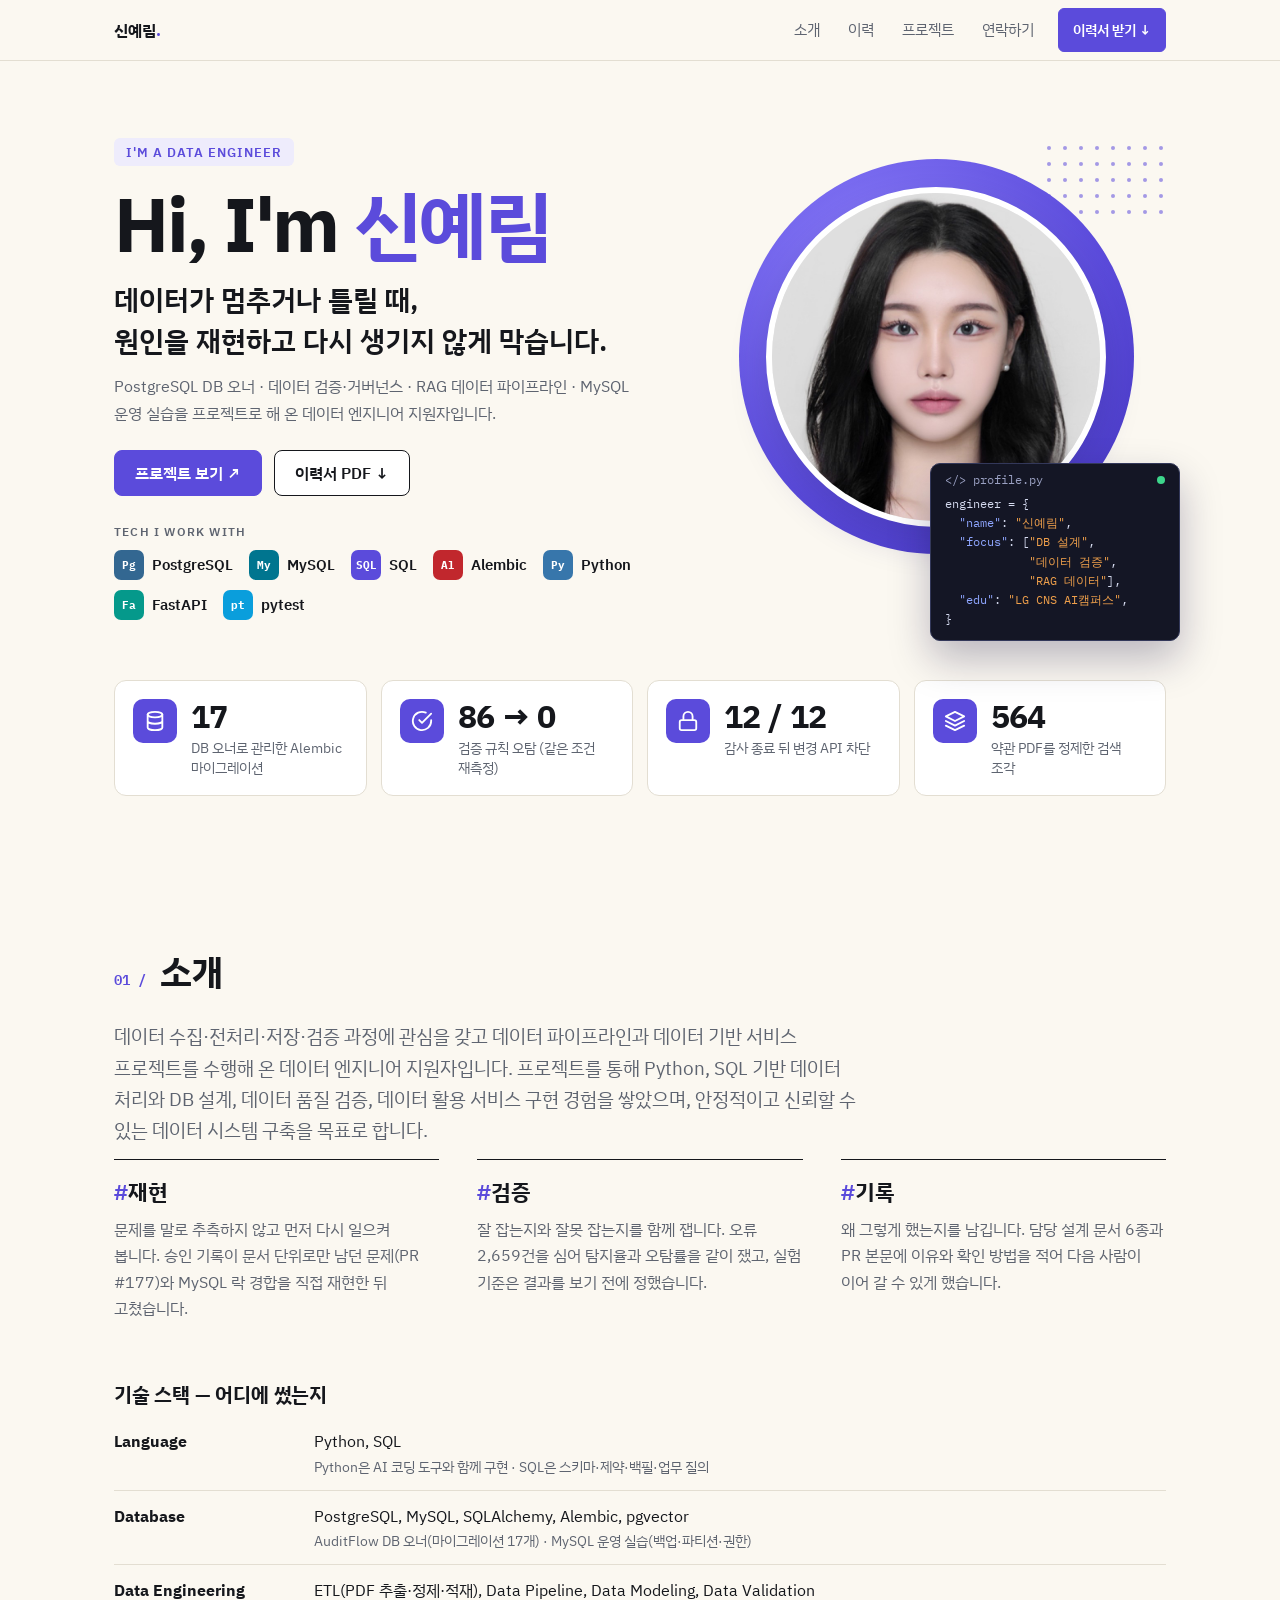
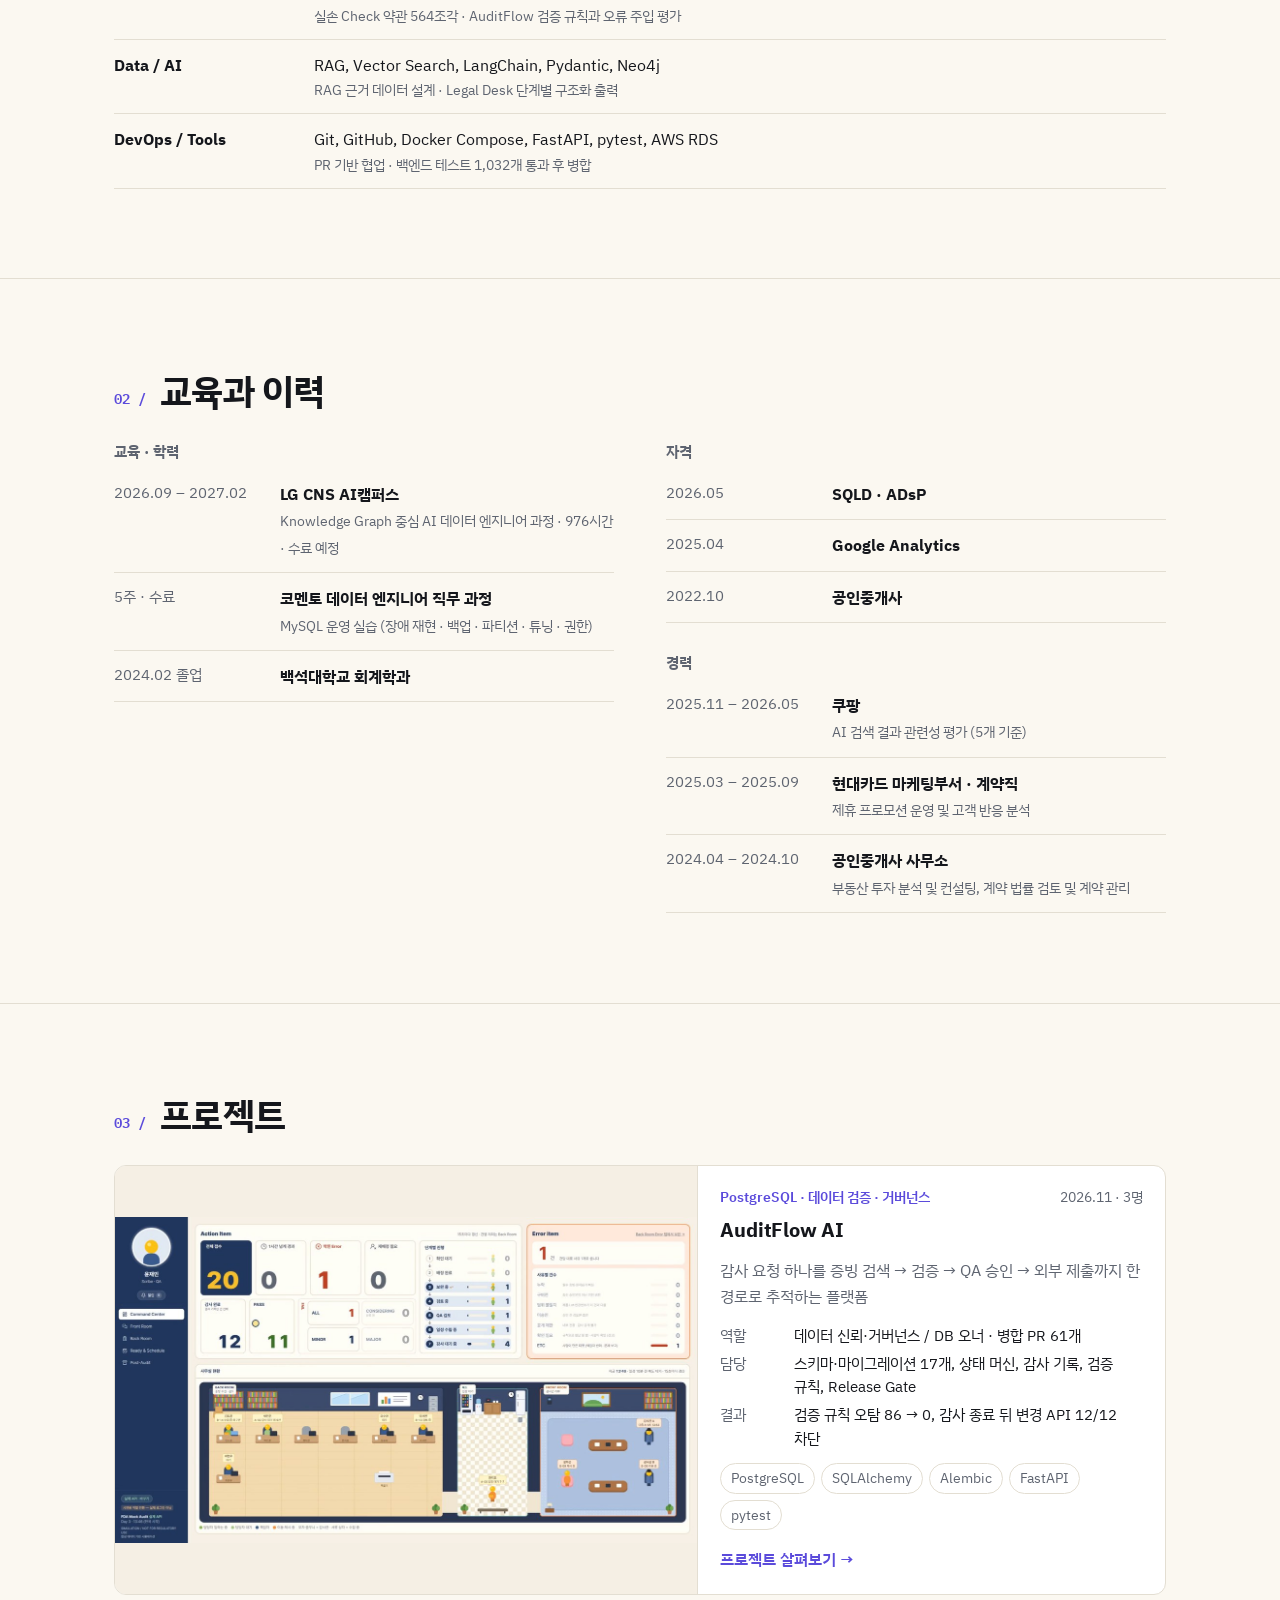
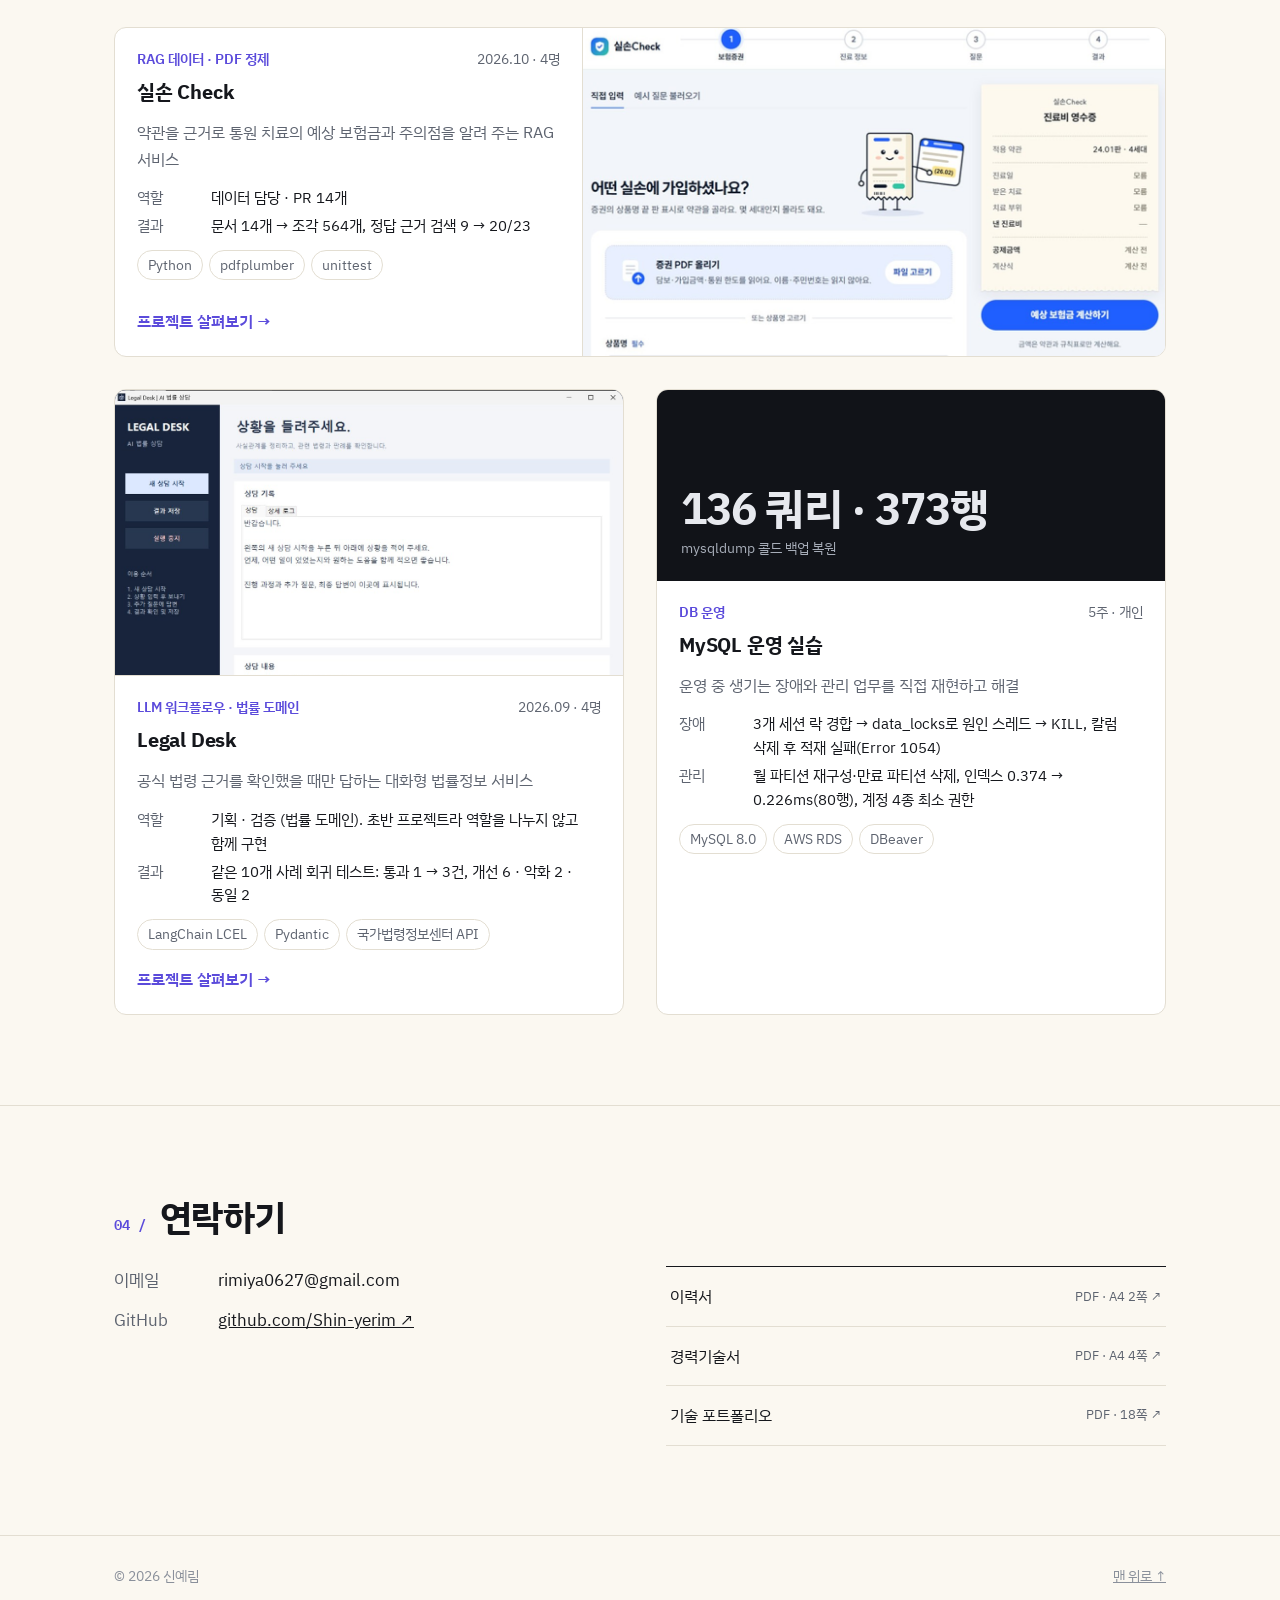
<file: index.html>
<!DOCTYPE html>
<html lang="ko">
<head>
<meta charset="utf-8">
<meta name="viewport" content="width=device-width, initial-scale=1">
<title>신예림 포트폴리오</title>
<meta name="description" content="데이터 엔지니어 신예림 포트폴리오 — DB 설계·마이그레이션, 데이터 검증, RAG 데이터 파이프라인">
<meta property="og:title" content="신예림 · Data Engineer">
<meta property="og:description" content="데이터가 멈추거나 틀릴 때, 원인을 재현하고 다시 생기지 않게 막습니다.">
<meta property="og:image" content="assets/img/thumb-auditflow.jpg">
<link rel="preconnect" href="https://fonts.googleapis.com">
<link rel="preconnect" href="https://fonts.gstatic.com" crossorigin>
<link href="https://fonts.googleapis.com/css2?family=IBM+Plex+Mono:wght@500;600&family=IBM+Plex+Sans+KR:wght@400;600;700&display=swap" rel="stylesheet">
<link rel="stylesheet" href="assets/style.css?v=20261123-5">
</head>
<body>
<a class="skip" href="#main">본문 바로가기</a>

<header class="top">
  <div class="wrap">
    <a class="brand" href="#top">신예림<span>.</span></a>
    <nav class="nav" aria-label="주요 메뉴">
      <a href="#about">소개</a><a href="#history">이력</a><a href="#work">프로젝트</a><a href="#contact">연락하기</a><a class="btn primary sm" href="assets/pdf/resume.pdf">이력서 받기 ↓</a>
    </nav>
  </div>
</header>

<main id="main">
  <section class="hero" id="top">
    <div class="wrap">
      <div class="hero-grid">
        <div>
          <span class="pill">I'M A DATA ENGINEER</span>
          <h1>Hi, I'm <em>신예림</em></h1>
          <p class="statement">데이터가 멈추거나 틀릴 때,<br>원인을 재현하고 다시 생기지 않게 막습니다.</p>
          <p class="muted">PostgreSQL DB 오너 · 데이터 검증·거버넌스 · RAG 데이터 파이프라인 · MySQL 운영 실습을 프로젝트로 해 온 데이터 엔지니어 지원자입니다.</p>
          <div class="btns">
            <a class="btn primary" href="#work">프로젝트 보기 ↗</a>
            <a class="btn" href="assets/pdf/resume.pdf">이력서 PDF ↓</a>
          </div>
          <p class="tech-label">TECH I WORK WITH</p>
          <ul class="tech">
            <li><i style="--c:#336791">Pg</i>PostgreSQL</li><li><i style="--c:#00758f">My</i>MySQL</li><li><i style="--c:#5b4bdb">SQL</i>SQL</li><li><i style="--c:#c1272d">Al</i>Alembic</li><li><i style="--c:#3776ab">Py</i>Python</li><li><i style="--c:#05998b">Fa</i>FastAPI</li><li><i style="--c:#0a9edc">pt</i>pytest</li>
          </ul>
        </div>
        <div class="visual">
          <svg class="dotgrid" width="120" height="72" aria-hidden="true"><defs><pattern id="d" width="16" height="16" patternUnits="userSpaceOnUse"><circle cx="3" cy="3" r="2"/></pattern></defs><rect width="120" height="72" fill="url(#d)"/></svg>
          <div class="circle"></div>
          <img class="photo" src="assets/img/profile.jpg" alt="신예림 프로필 사진">
          <div class="codecard" aria-label="프로필 요약 코드">
            <div class="cc-top"><span>&lt;/&gt; profile.py</span><i></i></div>
<pre><span class="k">engineer</span> = {
  <span class="s">"name"</span>: <span class="v">"신예림"</span>,
  <span class="s">"focus"</span>: [<span class="v">"DB 설계"</span>,
            <span class="v">"데이터 검증"</span>,
            <span class="v">"RAG 데이터"</span>],
  <span class="s">"edu"</span>: <span class="v">"LG CNS AI캠퍼스"</span>,
}</pre>
          </div>
        </div>
      </div>
      <div class="numbers">
        <div><span class="ico"><svg viewBox="0 0 24 24"><ellipse cx="12" cy="5" rx="8" ry="3"/><path d="M4 5v14c0 1.7 3.6 3 8 3s8-1.3 8-3V5M4 12c0 1.7 3.6 3 8 3s8-1.3 8-3"/></svg></span><p><b>17</b><span>DB 오너로 관리한 Alembic 마이그레이션</span></p></div>
        <div><span class="ico"><svg viewBox="0 0 24 24"><path d="M22 11.1V12a10 10 0 1 1-5.9-9.1"/><path d="M22 4 12 14l-3-3"/></svg></span><p><b>86 → 0</b><span>검증 규칙 오탐 (같은 조건 재측정)</span></p></div>
        <div><span class="ico"><svg viewBox="0 0 24 24"><rect x="3" y="11" width="18" height="11" rx="2"/><path d="M7 11V7a5 5 0 0 1 10 0v4"/></svg></span><p><b>12 / 12</b><span>감사 종료 뒤 변경 API 차단</span></p></div>
        <div><span class="ico"><svg viewBox="0 0 24 24"><path d="m12 2 10 5-10 5L2 7z"/><path d="m2 17 10 5 10-5M2 12l10 5 10-5"/></svg></span><p><b>564</b><span>약관 PDF를 정제한 검색 조각</span></p></div>
      </div>
    </div>
  </section>

  <section id="about">
    <div class="wrap">
      <div class="sec-head"><span class="sec-no">01 /</span><h2>소개</h2></div>
      <p class="lead">데이터 수집·전처리·저장·검증 과정에 관심을 갖고 데이터 파이프라인과 데이터 기반 서비스 프로젝트를 수행해 온 데이터 엔지니어 지원자입니다. 프로젝트를 통해 Python, SQL 기반 데이터 처리와 DB 설계, 데이터 품질 검증, 데이터 활용 서비스 구현 경험을 쌓았으며, 안정적이고 신뢰할 수 있는 데이터 시스템 구축을 목표로 합니다.</p>
      <div class="traits">
        <div class="trait"><div class="k"><i>#</i>재현</div><p class="muted">문제를 말로 추측하지 않고 먼저 다시 일으켜 봅니다. 승인 기록이 문서 단위로만 남던 문제(PR #177)와 MySQL 락 경합을 직접 재현한 뒤 고쳤습니다.</p></div>
        <div class="trait"><div class="k"><i>#</i>검증</div><p class="muted">잘 잡는지와 잘못 잡는지를 함께 잽니다. 오류 2,659건을 심어 탐지율과 오탐률을 같이 쟀고, 실험 기준은 결과를 보기 전에 정했습니다.</p></div>
        <div class="trait"><div class="k"><i>#</i>기록</div><p class="muted">왜 그렇게 했는지를 남깁니다. 담당 설계 문서 6종과 PR 본문에 이유와 확인 방법을 적어 다음 사람이 이어 갈 수 있게 했습니다.</p></div>
      </div>
      <h3 style="margin-bottom:8px">기술 스택 — 어디에 썼는지</h3>
      <table class="skills">
        <tr><th>Language</th><td>Python, SQL<span>Python은 AI 코딩 도구와 함께 구현 · SQL은 스키마·제약·백필·업무 질의</span></td></tr>
        <tr><th>Database</th><td>PostgreSQL, MySQL, SQLAlchemy, Alembic, pgvector<span>AuditFlow DB 오너(마이그레이션 17개) · MySQL 운영 실습(백업·파티션·권한)</span></td></tr>
        <tr><th>Data Engineering</th><td>ETL(PDF 추출·정제·적재), Data Pipeline, Data Modeling, Data Validation<span>실손 Check 약관 564조각 · AuditFlow 검증 규칙과 오류 주입 평가</span></td></tr>
        <tr><th>Data / AI</th><td>RAG, Vector Search, LangChain, Pydantic, Neo4j<span>RAG 근거 데이터 설계 · Legal Desk 단계별 구조화 출력</span></td></tr>
        <tr><th>DevOps / Tools</th><td>Git, GitHub, Docker Compose, FastAPI, pytest, AWS RDS<span>PR 기반 협업 · 백엔드 테스트 1,032개 통과 후 병합</span></td></tr>
      </table>
    </div>
  </section>

  <section id="history">
    <div class="wrap">
      <div class="sec-head"><span class="sec-no">02 /</span><h2>교육과 이력</h2></div>
      <div class="two">
        <div>
          <p class="cap">교육 · 학력</p>
          <ul class="list">
            <li><span class="when">2026.09 – 2027.02</span><div><b>LG CNS AI캠퍼스</b><small>Knowledge Graph 중심 AI 데이터 엔지니어 과정 · 976시간 · 수료 예정</small></div></li>
            <li><span class="when">5주 · 수료</span><div><b>코멘토 데이터 엔지니어 직무 과정</b><small>MySQL 운영 실습 (장애 재현 · 백업 · 파티션 · 튜닝 · 권한)</small></div></li>
            <li><span class="when">2024.02 졸업</span><div><b>백석대학교 회계학과</b></div></li>
          </ul>
        </div>
        <div>
          <p class="cap">자격</p>
          <ul class="list">
            <li><span class="when">2026.05</span><div><b>SQLD · ADsP</b></div></li>
            <li><span class="when">2025.04</span><div><b>Google Analytics</b></div></li>
            <li><span class="when">2022.10</span><div><b>공인중개사</b></div></li>
          </ul>
          <p class="cap" style="margin-top:28px">경력</p>
          <ul class="list">
            <li><span class="when">2025.11 – 2026.05</span><div><b>쿠팡</b><small>AI 검색 결과 관련성 평가 (5개 기준)</small></div></li>
            <li><span class="when">2025.03 – 2025.09</span><div><b>현대카드 마케팅부서 · 계약직</b><small>제휴 프로모션 운영 및 고객 반응 분석</small></div></li>
            <li><span class="when">2024.04 – 2024.10</span><div><b>공인중개사 사무소</b><small>부동산 투자 분석 및 컨설팅, 계약 법률 검토 및 계약 관리</small></div></li>
          </ul>
        </div>
      </div>
    </div>
  </section>

  <section id="work">
    <div class="wrap">
      <div class="sec-head"><span class="sec-no">03 /</span><h2>프로젝트</h2></div>
      <div class="cards">
        <a class="card wide" href="projects/auditflow.html">
          <img class="thumb" style="background:#f5efe4" src="assets/img/thumb-auditflow-screen.jpg" alt="AuditFlow AI Command Center 화면 — Action Item 현황, 단계별 진행, 사유별 Error 건수, 사무실 현황" loading="lazy">
          <div class="body">
            <div class="kicker"><b>PostgreSQL · 데이터 검증 · 거버넌스</b><span>2026.11 · 3명</span></div>
            <h3>AuditFlow AI</h3>
            <p class="one">감사 요청 하나를 증빙 검색 → 검증 → QA 승인 → 외부 제출까지 한 경로로 추적하는 플랫폼</p>
            <dl>
              <dt>역할</dt><dd>데이터 신뢰·거버넌스 / DB 오너 · 병합 PR 61개</dd>
              <dt>담당</dt><dd>스키마·마이그레이션 17개, 상태 머신, 감사 기록, 검증 규칙, Release Gate</dd>
              <dt>결과</dt><dd>검증 규칙 오탐 86 → 0, 감사 종료 뒤 변경 API 12/12 차단</dd>
            </dl>
            <ul class="tags"><li>PostgreSQL</li><li>SQLAlchemy</li><li>Alembic</li><li>FastAPI</li><li>pytest</li></ul>
            <span class="more">프로젝트 살펴보기 →</span>
          </div>
        </a>
        <a class="card wide rev" href="projects/silson.html">
          <img class="thumb" style="background:#f6f7f9" src="assets/img/thumb-silson.jpg" alt="실손Check 화면 — 증권 PDF 올리기와 약관 판 선택 단계" loading="lazy">
          <div class="body">
            <div class="kicker"><b>RAG 데이터 · PDF 정제</b><span>2026.10 · 4명</span></div>
            <h3>실손 Check</h3>
            <p class="one">약관을 근거로 통원 치료의 예상 보험금과 주의점을 알려 주는 RAG 서비스</p>
            <dl>
              <dt>역할</dt><dd>데이터 담당 · PR 14개</dd>
              <dt>결과</dt><dd>문서 14개 → 조각 564개, 정답 근거 검색 9 → 20/23</dd>
            </dl>
            <ul class="tags"><li>Python</li><li>pdfplumber</li><li>unittest</li></ul>
            <span class="more">프로젝트 살펴보기 →</span>
          </div>
        </a>
        <a class="card" href="projects/legaldesk.html">
          <img class="thumb" style="background:#1b2440;object-position:top left" src="assets/img/thumb-legal-screen.jpg" alt="Legal Desk 앱 화면 — 상황을 들려주세요, 상담 기록과 상담 내용 입력" loading="lazy">
          <div class="body">
            <div class="kicker"><b>LLM 워크플로우 · 법률 도메인</b><span>2026.09 · 4명</span></div>
            <h3>Legal Desk</h3>
            <p class="one">공식 법령 근거를 확인했을 때만 답하는 대화형 법률정보 서비스</p>
            <dl>
              <dt>역할</dt><dd>기획 · 검증 (법률 도메인). 초반 프로젝트라 역할을 나누지 않고 함께 구현</dd>
              <dt>결과</dt><dd>같은 10개 사례 회귀 테스트: 통과 1 → 3건, 개선 6 · 악화 2 · 동일 2</dd>
            </dl>
            <ul class="tags"><li>LangChain LCEL</li><li>Pydantic</li><li>국가법령정보센터 API</li></ul>
            <span class="more">프로젝트 살펴보기 →</span>
          </div>
        </a>
        <div class="card">
          <div class="typo"><b>136 쿼리 · 373행</b><span>mysqldump 콜드 백업 복원</span></div>
          <div class="body">
            <div class="kicker"><b>DB 운영</b><span>5주 · 개인</span></div>
            <h3>MySQL 운영 실습</h3>
            <p class="one">운영 중 생기는 장애와 관리 업무를 직접 재현하고 해결</p>
            <dl>
              <dt>장애</dt><dd>3개 세션 락 경합 → data_locks로 원인 스레드 → KILL, 칼럼 삭제 후 적재 실패(Error 1054)</dd>
              <dt>관리</dt><dd>월 파티션 재구성·만료 파티션 삭제, 인덱스 0.374 → 0.226ms(80행), 계정 4종 최소 권한</dd>
            </dl>
            <ul class="tags"><li>MySQL 8.0</li><li>AWS RDS</li><li>DBeaver</li></ul>
          </div>
        </div>
      </div>
    </div>
  </section>

  <section id="contact">
    <div class="wrap">
      <div class="sec-head"><span class="sec-no">04 /</span><h2>연락하기</h2></div>
      <div class="contact">
        <dl>
          <dt>이메일</dt><dd>rimiya0627@gmail.com</dd>
          <dt>GitHub</dt><dd><a href="https://github.com/Shin-yerim">github.com/Shin-yerim ↗</a></dd>
        </dl>
        <ul class="files">
          <li><a href="assets/pdf/resume.pdf">이력서 <small>PDF · A4 2쪽 ↗</small></a></li>
          <li><a href="assets/pdf/career.pdf">경력기술서 <small>PDF · A4 4쪽 ↗</small></a></li>
          <li><a href="assets/pdf/portfolio.pdf">기술 포트폴리오 <small>PDF · 18쪽 ↗</small></a></li>
        </ul>
      </div>
    </div>
  </section>
</main>

<footer><div class="wrap"><span>© 2026 신예림</span><a href="#top">맨 위로 ↑</a></div></footer>
</body>
</html>
</file>
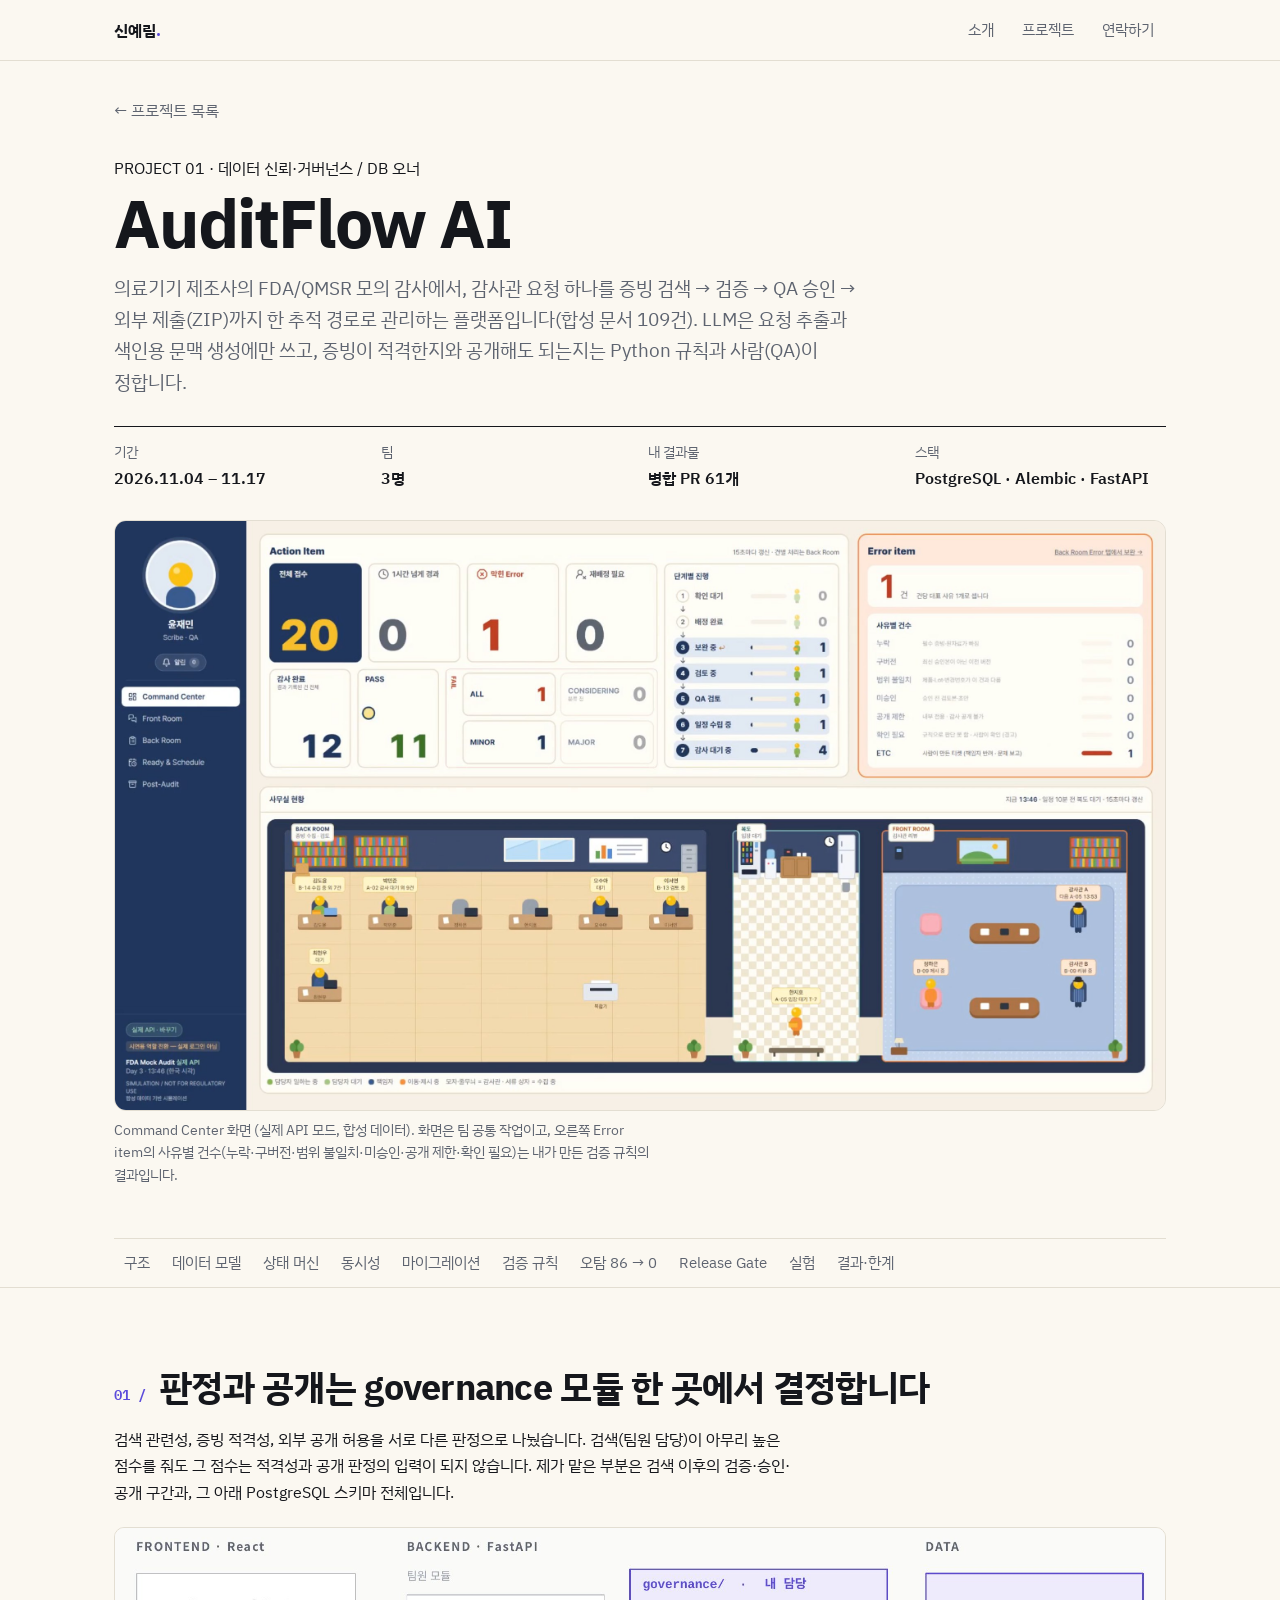
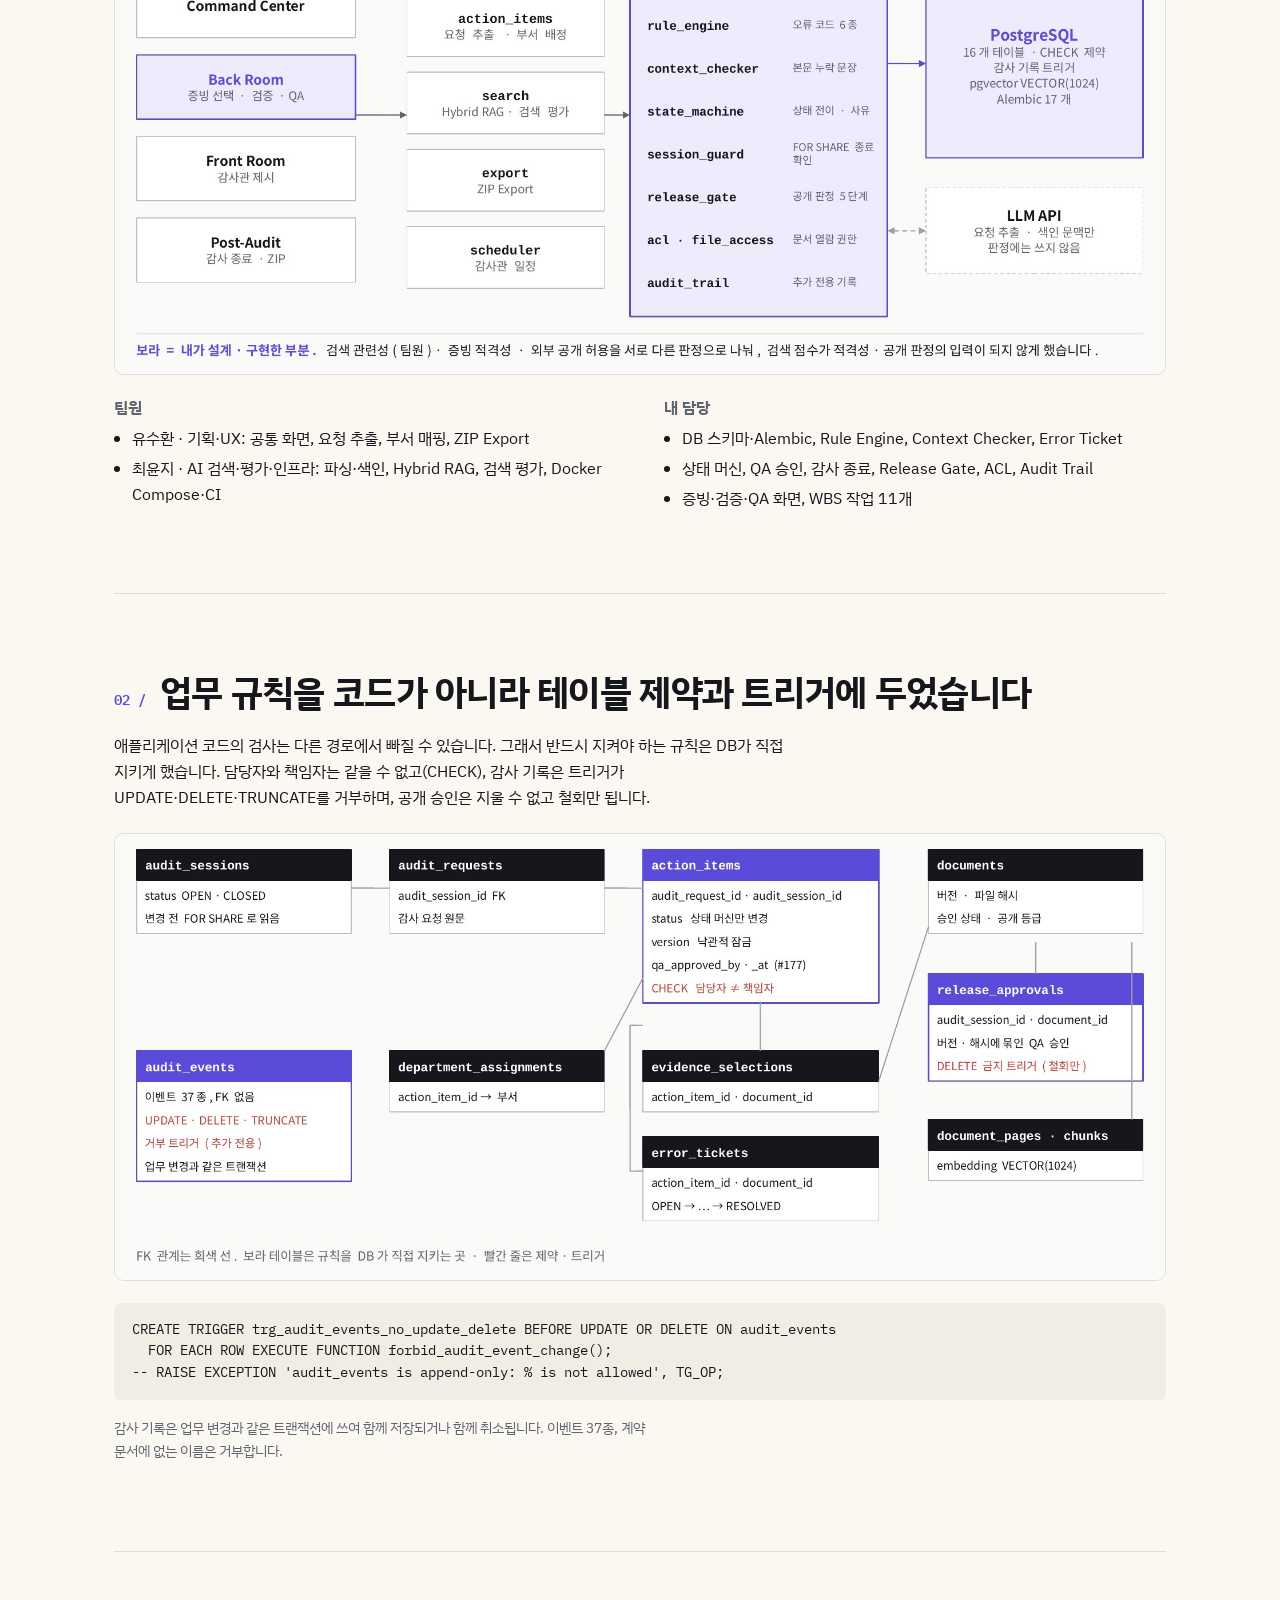
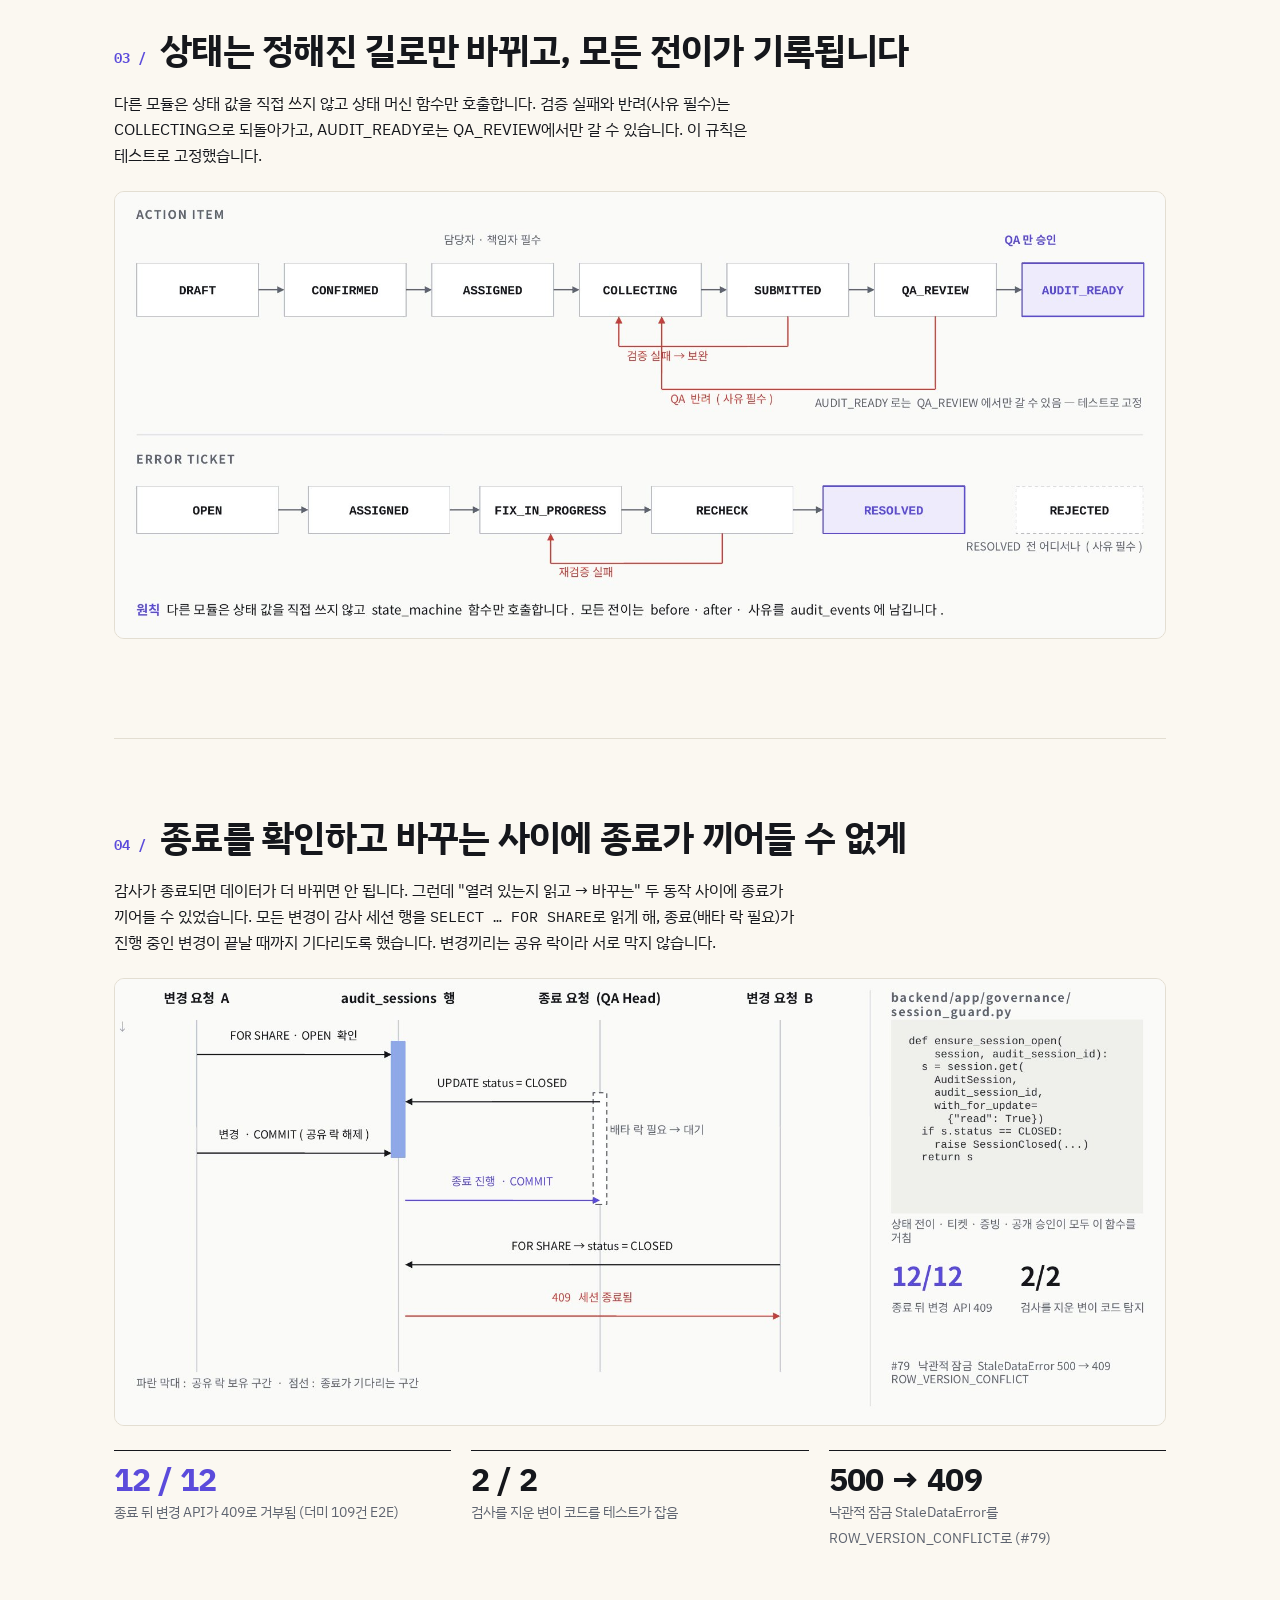
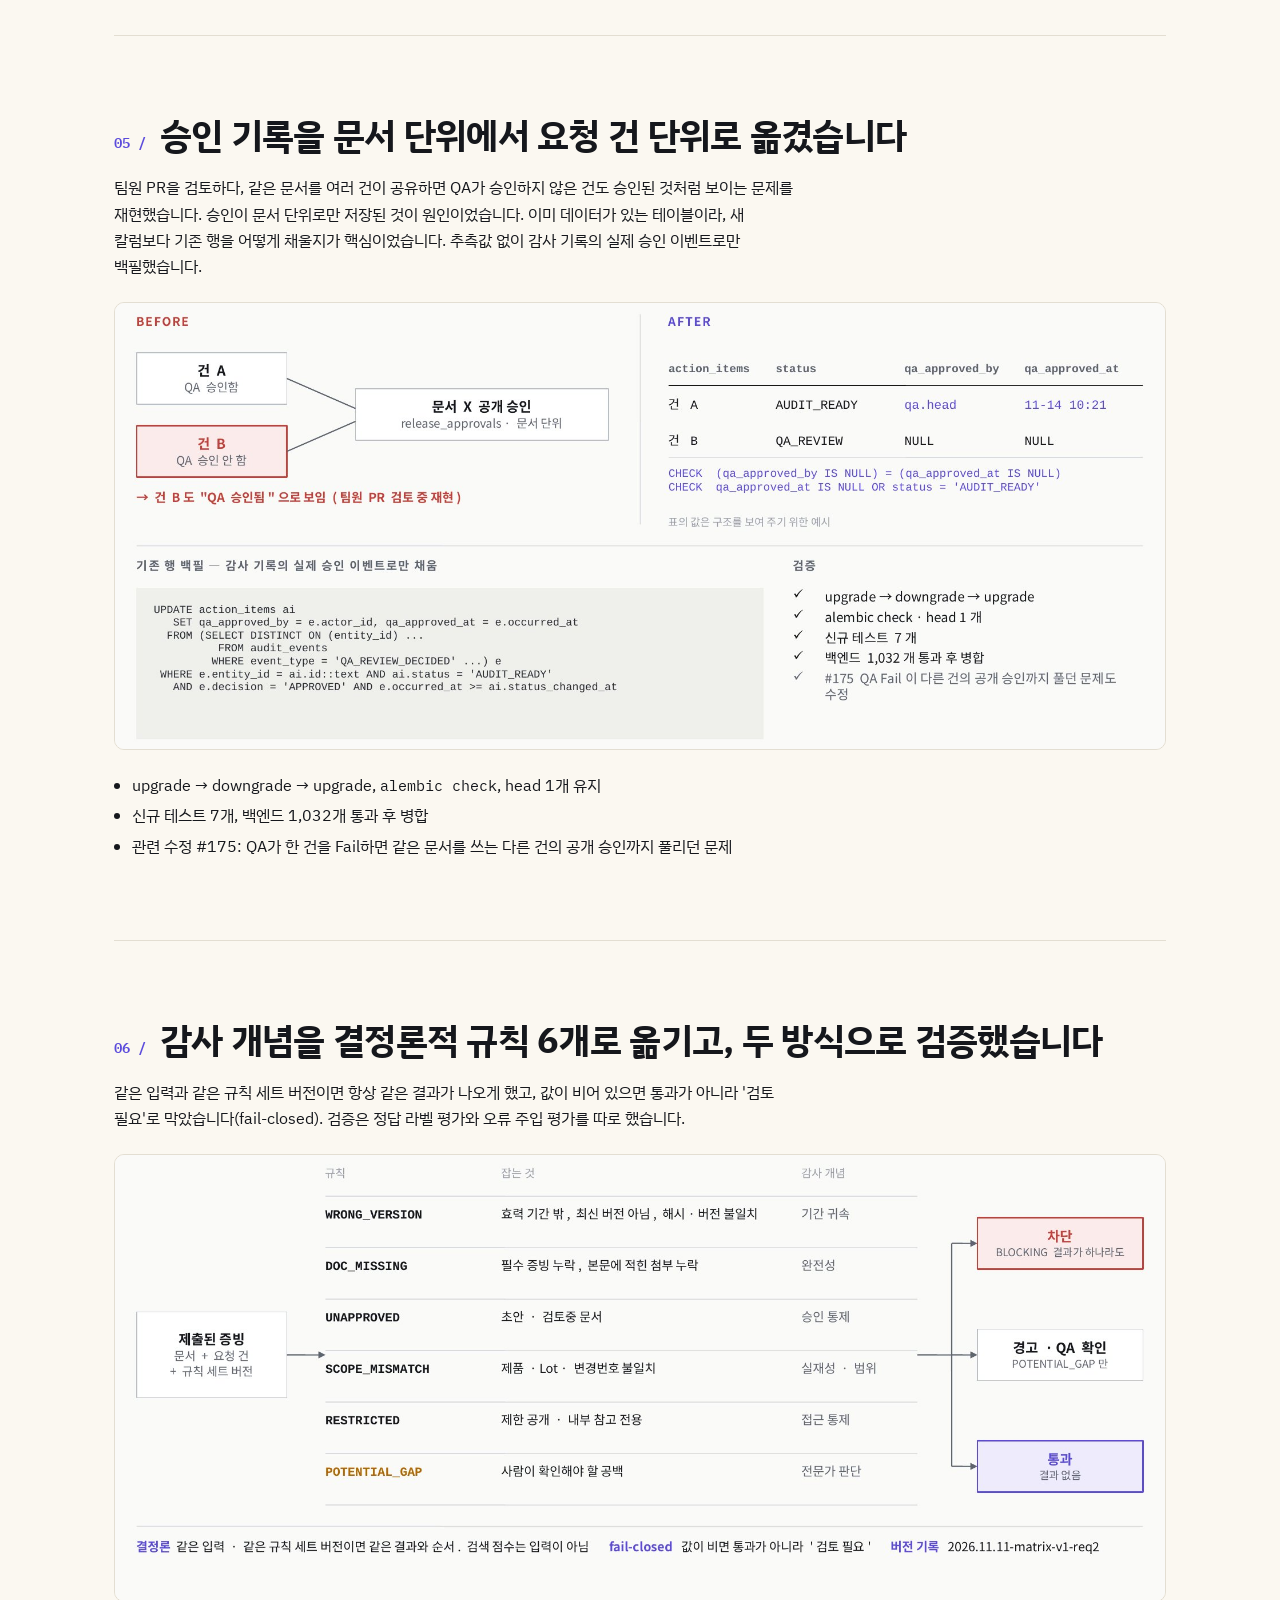
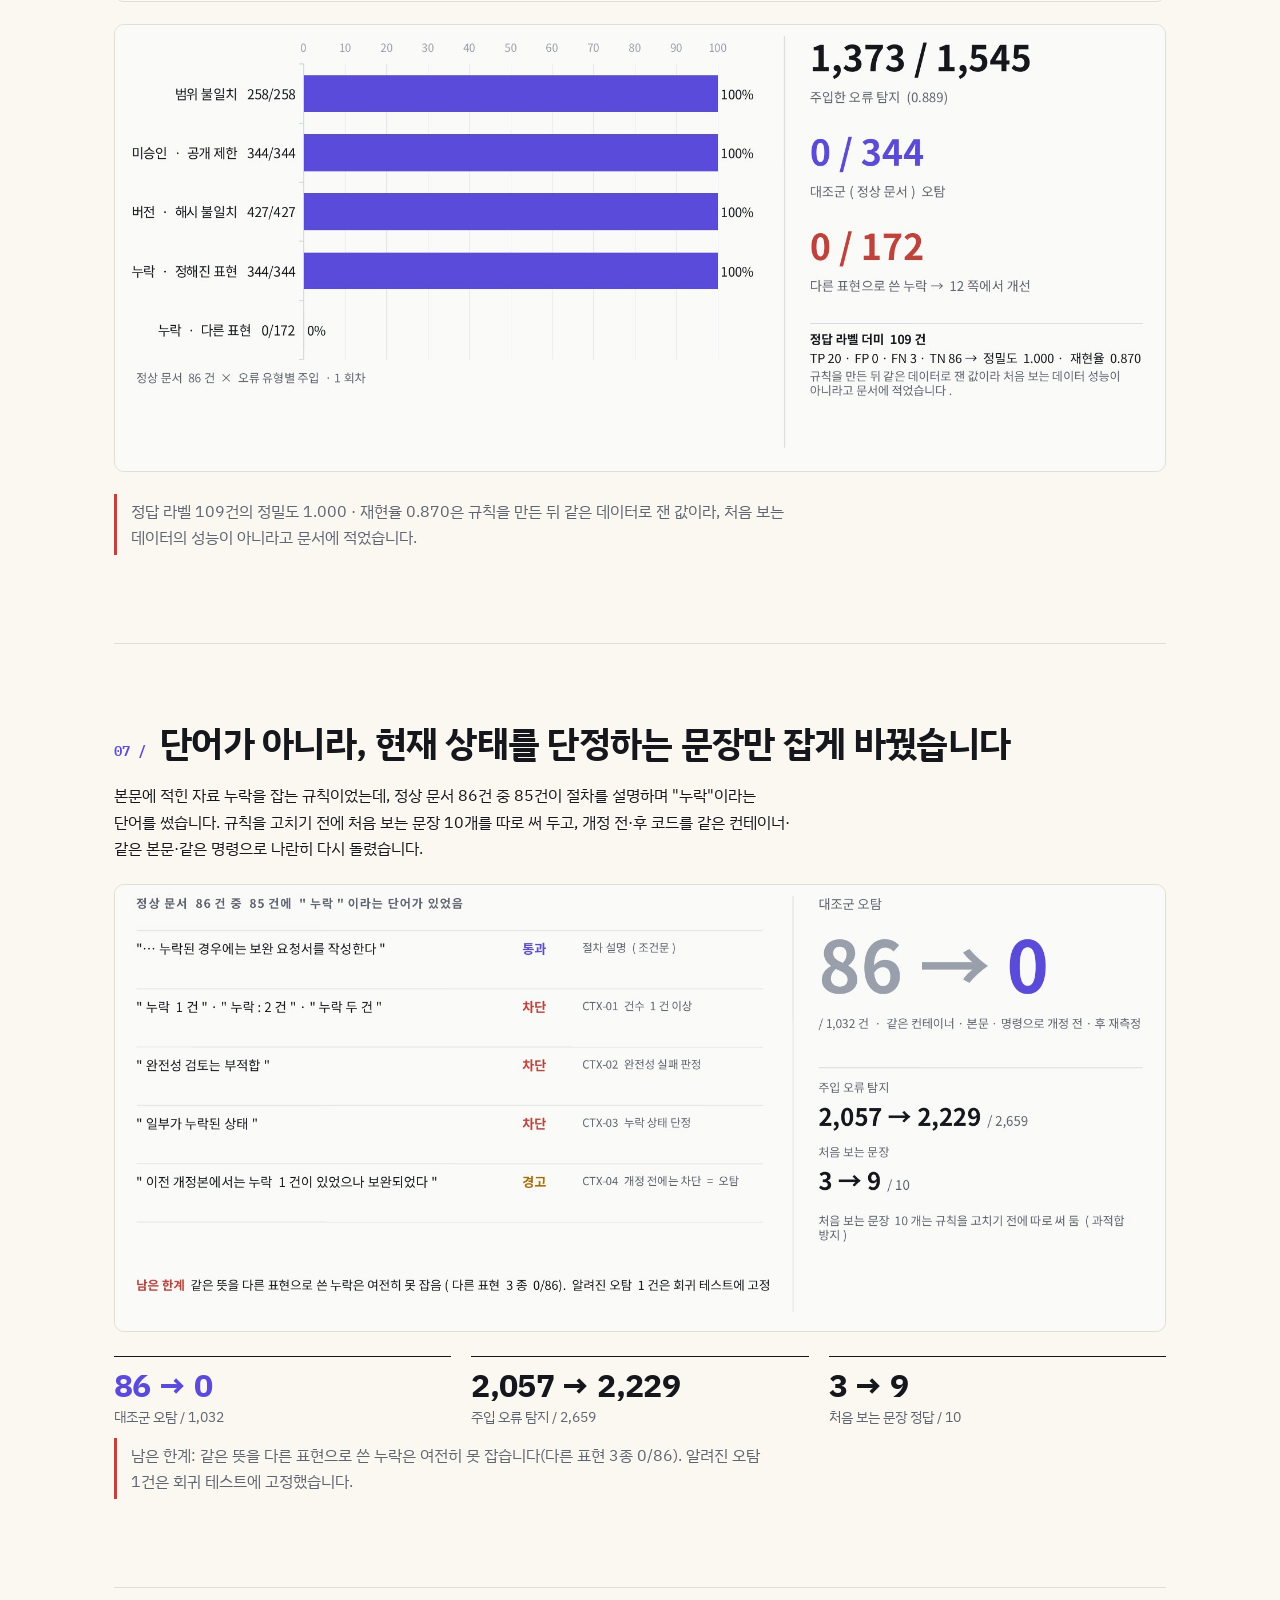
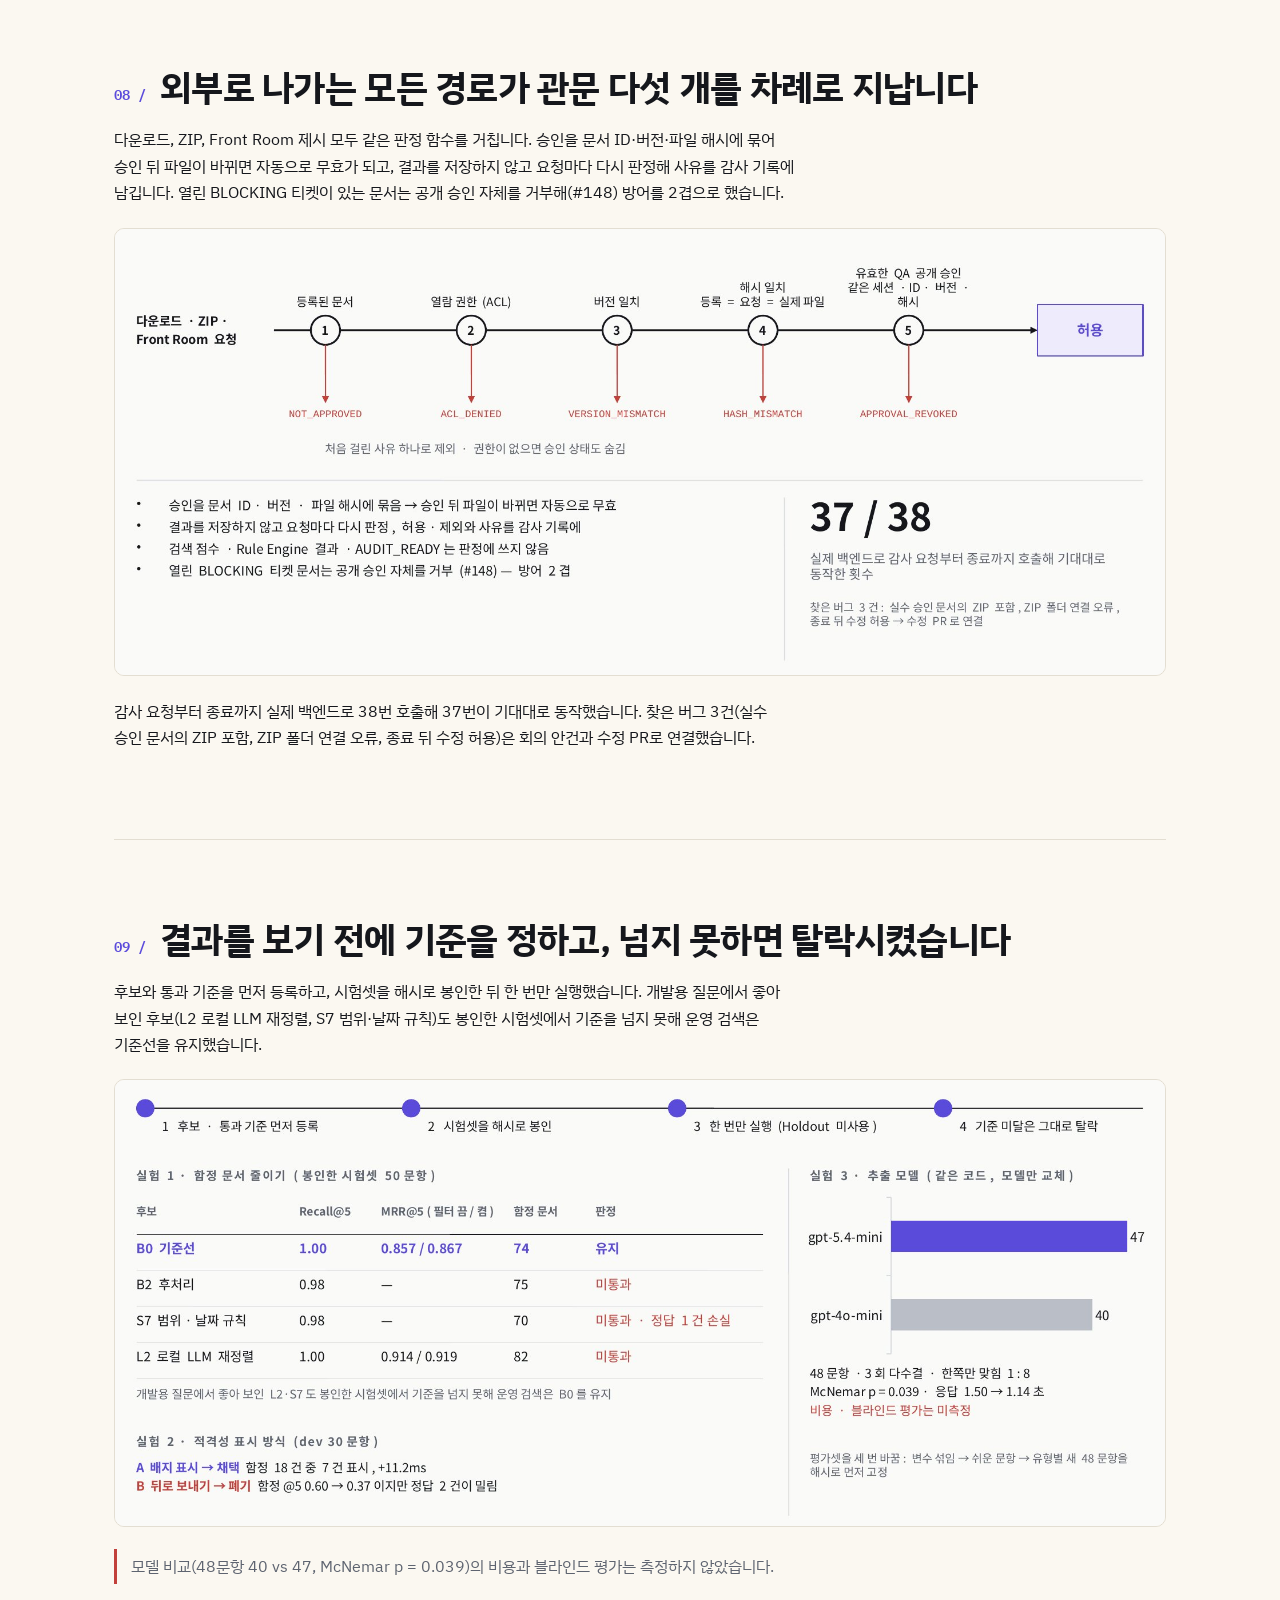
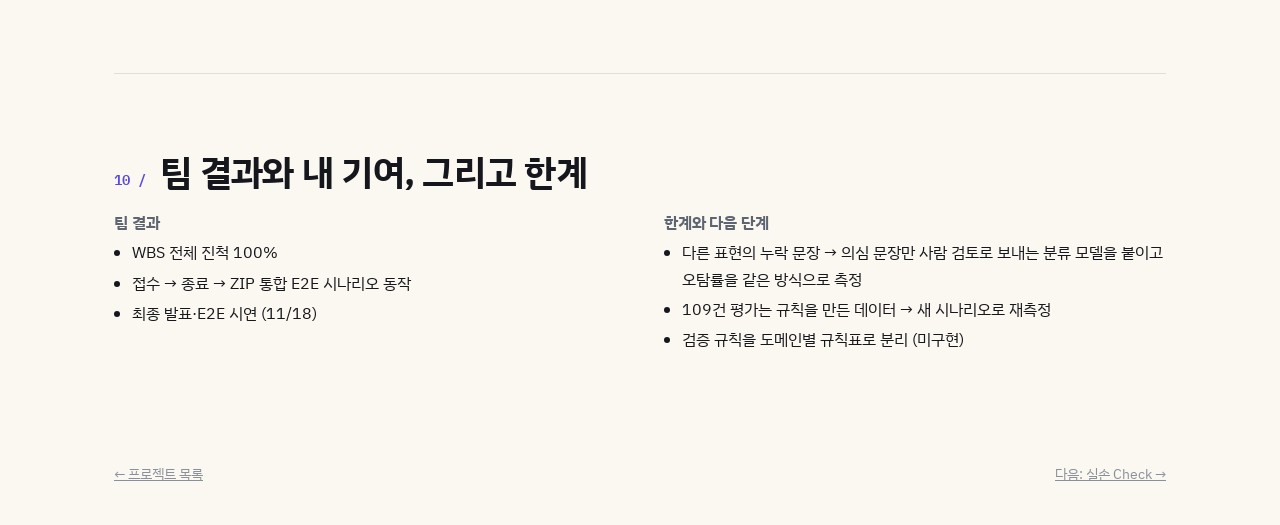
<file: projects/auditflow.html>
<!DOCTYPE html>
<html lang="ko">
<head>
<meta charset="utf-8">
<meta name="viewport" content="width=device-width, initial-scale=1">
<title>AuditFlow AI · 신예림</title>
<link rel="preconnect" href="https://fonts.googleapis.com">
<link rel="preconnect" href="https://fonts.gstatic.com" crossorigin>
<link href="https://fonts.googleapis.com/css2?family=IBM+Plex+Mono:wght@500;600&family=IBM+Plex+Sans+KR:wght@400;600;700&display=swap" rel="stylesheet">
<link rel="stylesheet" href="../assets/style.css?v=20261123-5">
</head>
<body>
<a class="skip" href="#main">본문 바로가기</a>
<header class="top">
  <div class="wrap">
    <a class="brand" href="../index.html">신예림<span>.</span></a>
    <nav class="nav" aria-label="주요 메뉴"><a href="../index.html#about">소개</a><a href="../index.html#work">프로젝트</a><a href="../index.html#contact">연락하기</a></nav>
  </div>
</header>

<main id="main">
  <div class="wrap">
    <a class="back" href="../index.html#work">← 프로젝트 목록</a>
    <div class="p-hero">
      <div class="role">PROJECT 01 · 데이터 신뢰·거버넌스 / DB 오너</div>
      <h1>AuditFlow AI</h1>
      <p class="lead">의료기기 제조사의 FDA/QMSR 모의 감사에서, 감사관 요청 하나를 증빙 검색 → 검증 → QA 승인 → 외부 제출(ZIP)까지 한 추적 경로로 관리하는 플랫폼입니다(합성 문서 109건). LLM은 요청 추출과 색인용 문맥 생성에만 쓰고, 증빙이 적격한지와 공개해도 되는지는 Python 규칙과 사람(QA)이 정합니다.</p>
      <dl class="meta">
        <div><dt>기간</dt><dd>2026.11.04 – 11.17</dd></div>
        <div><dt>팀</dt><dd>3명</dd></div>
        <div><dt>내 결과물</dt><dd>병합 PR 61개</dd></div>
        <div><dt>스택</dt><dd>PostgreSQL · Alembic · FastAPI</dd></div>
      </dl>
      <div class="cover"><img src="../assets/img/auditflow-screen.jpg" alt="AuditFlow AI Command Center 화면 — Action Item 현황, 단계별 진행, 사유별 Error 건수, Back Room·복도·Front Room 사무실 현황"></div>
      <p class="cover-cap">Command Center 화면 (실제 API 모드, 합성 데이터). 화면은 팀 공통 작업이고, 오른쪽 Error item의 사유별 건수(누락·구버전·범위 불일치·미승인·공개 제한·확인 필요)는 내가 만든 검증 규칙의 결과입니다.</p>
    </div>
  </div>

  <nav class="toc" aria-label="이 페이지 목차"><div class="wrap">
    <a href="#arch">구조</a><a href="#data">데이터 모델</a><a href="#state">상태 머신</a><a href="#lock">동시성</a><a href="#migration">마이그레이션</a><a href="#rule">검증 규칙</a><a href="#ctx">오탐 86 → 0</a><a href="#gate">Release Gate</a><a href="#exp">실험</a><a href="#result">결과·한계</a>
  </div></nav>

  <div class="wrap">
    <section class="case" id="arch">
      <div class="sec-head"><span class="sec-no">01 /</span><h2>판정과 공개는 governance 모듈 한 곳에서 결정합니다</h2></div>
      <p>검색 관련성, 증빙 적격성, 외부 공개 허용을 서로 다른 판정으로 나눴습니다. 검색(팀원 담당)이 아무리 높은 점수를 줘도 그 점수는 적격성과 공개 판정의 입력이 되지 않습니다. 제가 맡은 부분은 검색 이후의 검증·승인·공개 구간과, 그 아래 PostgreSQL 스키마 전체입니다.</p>
      <div class="fig"><img src="../assets/img/af-architecture.jpg" alt="Frontend, FastAPI 모듈, PostgreSQL로 이어지는 구조도. governance 모듈과 Back Room 화면이 내 담당으로 표시됨" loading="lazy"></div>
      <div class="cols">
        <div><h3>팀원</h3><ul class="dots"><li>유수환 · 기획·UX: 공통 화면, 요청 추출, 부서 매핑, ZIP Export</li><li>최윤지 · AI 검색·평가·인프라: 파싱·색인, Hybrid RAG, 검색 평가, Docker Compose·CI</li></ul></div>
        <div><h3>내 담당</h3><ul class="dots"><li>DB 스키마·Alembic, Rule Engine, Context Checker, Error Ticket</li><li>상태 머신, QA 승인, 감사 종료, Release Gate, ACL, Audit Trail</li><li>증빙·검증·QA 화면, WBS 작업 11개</li></ul></div>
      </div>
    </section>

    <section class="case" id="data">
      <div class="sec-head"><span class="sec-no">02 /</span><h2>업무 규칙을 코드가 아니라 테이블 제약과 트리거에 두었습니다</h2></div>
      <p>애플리케이션 코드의 검사는 다른 경로에서 빠질 수 있습니다. 그래서 반드시 지켜야 하는 규칙은 DB가 직접 지키게 했습니다. 담당자와 책임자는 같을 수 없고(CHECK), 감사 기록은 트리거가 UPDATE·DELETE·TRUNCATE를 거부하며, 공개 승인은 지울 수 없고 철회만 됩니다.</p>
      <div class="fig"><img src="../assets/img/af-erd.jpg" alt="audit_sessions, audit_requests, action_items, documents, release_approvals, audit_events 등 16개 테이블 중 핵심 관계를 그린 ERD" loading="lazy"></div>
      <pre>CREATE TRIGGER trg_audit_events_no_update_delete BEFORE UPDATE OR DELETE ON audit_events
  FOR EACH ROW EXECUTE FUNCTION forbid_audit_event_change();
-- RAISE EXCEPTION 'audit_events is append-only: % is not allowed', TG_OP;</pre>
      <p class="muted small">감사 기록은 업무 변경과 같은 트랜잭션에 쓰여 함께 저장되거나 함께 취소됩니다. 이벤트 37종, 계약 문서에 없는 이름은 거부합니다.</p>
    </section>

    <section class="case" id="state">
      <div class="sec-head"><span class="sec-no">03 /</span><h2>상태는 정해진 길로만 바뀌고, 모든 전이가 기록됩니다</h2></div>
      <p>다른 모듈은 상태 값을 직접 쓰지 않고 상태 머신 함수만 호출합니다. 검증 실패와 반려(사유 필수)는 COLLECTING으로 되돌아가고, AUDIT_READY로는 QA_REVIEW에서만 갈 수 있습니다. 이 규칙은 테스트로 고정했습니다.</p>
      <div class="fig"><img src="../assets/img/af-state.jpg" alt="Action Item 7개 상태와 되돌아가는 전이, Error Ticket 상태 전이도" loading="lazy"></div>
    </section>

    <section class="case" id="lock">
      <div class="sec-head"><span class="sec-no">04 /</span><h2>종료를 확인하고 바꾸는 사이에 종료가 끼어들 수 없게</h2></div>
      <p>감사가 종료되면 데이터가 더 바뀌면 안 됩니다. 그런데 "열려 있는지 읽고 → 바꾸는" 두 동작 사이에 종료가 끼어들 수 있었습니다. 모든 변경이 감사 세션 행을 <code>SELECT … FOR SHARE</code>로 읽게 해, 종료(배타 락 필요)가 진행 중인 변경이 끝날 때까지 기다리도록 했습니다. 변경끼리는 공유 락이라 서로 막지 않습니다.</p>
      <div class="fig"><img src="../assets/img/af-concurrency.jpg" alt="변경 요청 A, 세션 행, 종료 요청, 변경 요청 B 사이의 시간축 시퀀스 다이어그램과 ensure_session_open 코드" loading="lazy"></div>
      <div class="facts">
        <div class="acc"><b>12 / 12</b><span>종료 뒤 변경 API가 409로 거부됨 (더미 109건 E2E)</span></div>
        <div><b>2 / 2</b><span>검사를 지운 변이 코드를 테스트가 잡음</span></div>
        <div><b>500 → 409</b><span>낙관적 잠금 StaleDataError를 ROW_VERSION_CONFLICT로 (#79)</span></div>
      </div>
    </section>

    <section class="case" id="migration">
      <div class="sec-head"><span class="sec-no">05 /</span><h2>승인 기록을 문서 단위에서 요청 건 단위로 옮겼습니다</h2></div>
      <p>팀원 PR을 검토하다, 같은 문서를 여러 건이 공유하면 QA가 승인하지 않은 건도 승인된 것처럼 보이는 문제를 재현했습니다. 승인이 문서 단위로만 저장된 것이 원인이었습니다. 이미 데이터가 있는 테이블이라, 새 칼럼보다 기존 행을 어떻게 채울지가 핵심이었습니다. 추측값 없이 감사 기록의 실제 승인 이벤트로만 백필했습니다.</p>
      <div class="fig"><img src="../assets/img/af-migration.jpg" alt="Before: 문서 단위 승인으로 건 B도 승인된 것처럼 보임. After: 건별 승인 칼럼과 CHECK 제약, 백필 SQL과 검증 목록" loading="lazy"></div>
      <ul class="dots"><li>upgrade → downgrade → upgrade, <code>alembic check</code>, head 1개 유지</li><li>신규 테스트 7개, 백엔드 1,032개 통과 후 병합</li><li>관련 수정 #175: QA가 한 건을 Fail하면 같은 문서를 쓰는 다른 건의 공개 승인까지 풀리던 문제</li></ul>
    </section>

    <section class="case" id="rule">
      <div class="sec-head"><span class="sec-no">06 /</span><h2>감사 개념을 결정론적 규칙 6개로 옮기고, 두 방식으로 검증했습니다</h2></div>
      <p>같은 입력과 같은 규칙 세트 버전이면 항상 같은 결과가 나오게 했고, 값이 비어 있으면 통과가 아니라 '검토 필요'로 막았습니다(fail-closed). 검증은 정답 라벨 평가와 오류 주입 평가를 따로 했습니다.</p>
      <div class="fig"><img src="../assets/img/af-rule.jpg" alt="제출된 증빙이 규칙 6개를 거쳐 차단, 경고, 통과로 갈리는 흐름" loading="lazy"></div>
      <div class="fig"><img src="../assets/img/af-injection.jpg" alt="오류 유형별 탐지율 막대: 네 유형 100%, 다른 표현의 누락 0%. 1,373/1,545 탐지, 대조군 오탐 0/344" loading="lazy"></div>
      <p class="note">정답 라벨 109건의 정밀도 1.000 · 재현율 0.870은 규칙을 만든 뒤 같은 데이터로 잰 값이라, 처음 보는 데이터의 성능이 아니라고 문서에 적었습니다.</p>
    </section>

    <section class="case" id="ctx">
      <div class="sec-head"><span class="sec-no">07 /</span><h2>단어가 아니라, 현재 상태를 단정하는 문장만 잡게 바꿨습니다</h2></div>
      <p>본문에 적힌 자료 누락을 잡는 규칙이었는데, 정상 문서 86건 중 85건이 절차를 설명하며 "누락"이라는 단어를 썼습니다. 규칙을 고치기 전에 처음 보는 문장 10개를 따로 써 두고, 개정 전·후 코드를 같은 컨테이너·같은 본문·같은 명령으로 나란히 다시 돌렸습니다.</p>
      <div class="fig"><img src="../assets/img/af-context.jpg" alt="예시 문장별 통과·차단·경고 판정과 대조군 오탐 86에서 0으로의 변화" loading="lazy"></div>
      <div class="facts">
        <div class="acc"><b>86 → 0</b><span>대조군 오탐 / 1,032</span></div>
        <div><b>2,057 → 2,229</b><span>주입 오류 탐지 / 2,659</span></div>
        <div><b>3 → 9</b><span>처음 보는 문장 정답 / 10</span></div>
      </div>
      <p class="note">남은 한계: 같은 뜻을 다른 표현으로 쓴 누락은 여전히 못 잡습니다(다른 표현 3종 0/86). 알려진 오탐 1건은 회귀 테스트에 고정했습니다.</p>
    </section>

    <section class="case" id="gate">
      <div class="sec-head"><span class="sec-no">08 /</span><h2>외부로 나가는 모든 경로가 관문 다섯 개를 차례로 지납니다</h2></div>
      <p>다운로드, ZIP, Front Room 제시 모두 같은 판정 함수를 거칩니다. 승인을 문서 ID·버전·파일 해시에 묶어 승인 뒤 파일이 바뀌면 자동으로 무효가 되고, 결과를 저장하지 않고 요청마다 다시 판정해 사유를 감사 기록에 남깁니다. 열린 BLOCKING 티켓이 있는 문서는 공개 승인 자체를 거부해(#148) 방어를 2겹으로 했습니다.</p>
      <div class="fig"><img src="../assets/img/af-gate.jpg" alt="관문 5개(등록, 열람 권한, 버전, 해시, QA 공개 승인)와 각 차단 코드, 실제 API 점검 37/38" loading="lazy"></div>
      <p>감사 요청부터 종료까지 실제 백엔드로 38번 호출해 37번이 기대대로 동작했습니다. 찾은 버그 3건(실수 승인 문서의 ZIP 포함, ZIP 폴더 연결 오류, 종료 뒤 수정 허용)은 회의 안건과 수정 PR로 연결했습니다.</p>
    </section>

    <section class="case" id="exp">
      <div class="sec-head"><span class="sec-no">09 /</span><h2>결과를 보기 전에 기준을 정하고, 넘지 못하면 탈락시켰습니다</h2></div>
      <p>후보와 통과 기준을 먼저 등록하고, 시험셋을 해시로 봉인한 뒤 한 번만 실행했습니다. 개발용 질문에서 좋아 보인 후보(L2 로컬 LLM 재정렬, S7 범위·날짜 규칙)도 봉인한 시험셋에서 기준을 넘지 못해 운영 검색은 기준선을 유지했습니다.</p>
      <div class="fig"><img src="../assets/img/af-experiments.jpg" alt="실험 1 후보 비교표, 실험 2 적격성 표시 방식, 실험 3 추출 모델 비교 막대 40 대 47" loading="lazy"></div>
      <p class="note">모델 비교(48문항 40 vs 47, McNemar p = 0.039)의 비용과 블라인드 평가는 측정하지 않았습니다.</p>
    </section>

    <section class="case" id="result" style="border-bottom:0">
      <div class="sec-head"><span class="sec-no">10 /</span><h2>팀 결과와 내 기여, 그리고 한계</h2></div>
      <div class="cols">
        <div><h3>팀 결과</h3><ul class="dots"><li>WBS 전체 진척 100%</li><li>접수 → 종료 → ZIP 통합 E2E 시나리오 동작</li><li>최종 발표·E2E 시연 (11/18)</li></ul></div>
        <div><h3>한계와 다음 단계</h3><ul class="dots"><li>다른 표현의 누락 문장 → 의심 문장만 사람 검토로 보내는 분류 모델을 붙이고 오탐률을 같은 방식으로 측정</li><li>109건 평가는 규칙을 만든 데이터 → 새 시나리오로 재측정</li><li>검증 규칙을 도메인별 규칙표로 분리 (미구현)</li></ul></div>
      </div>
    </section>
  </div>
</main>
<footer><div class="wrap"><a href="../index.html#work">← 프로젝트 목록</a><a href="silson.html">다음: 실손 Check →</a></div></footer>
</body>
</html>
</file>
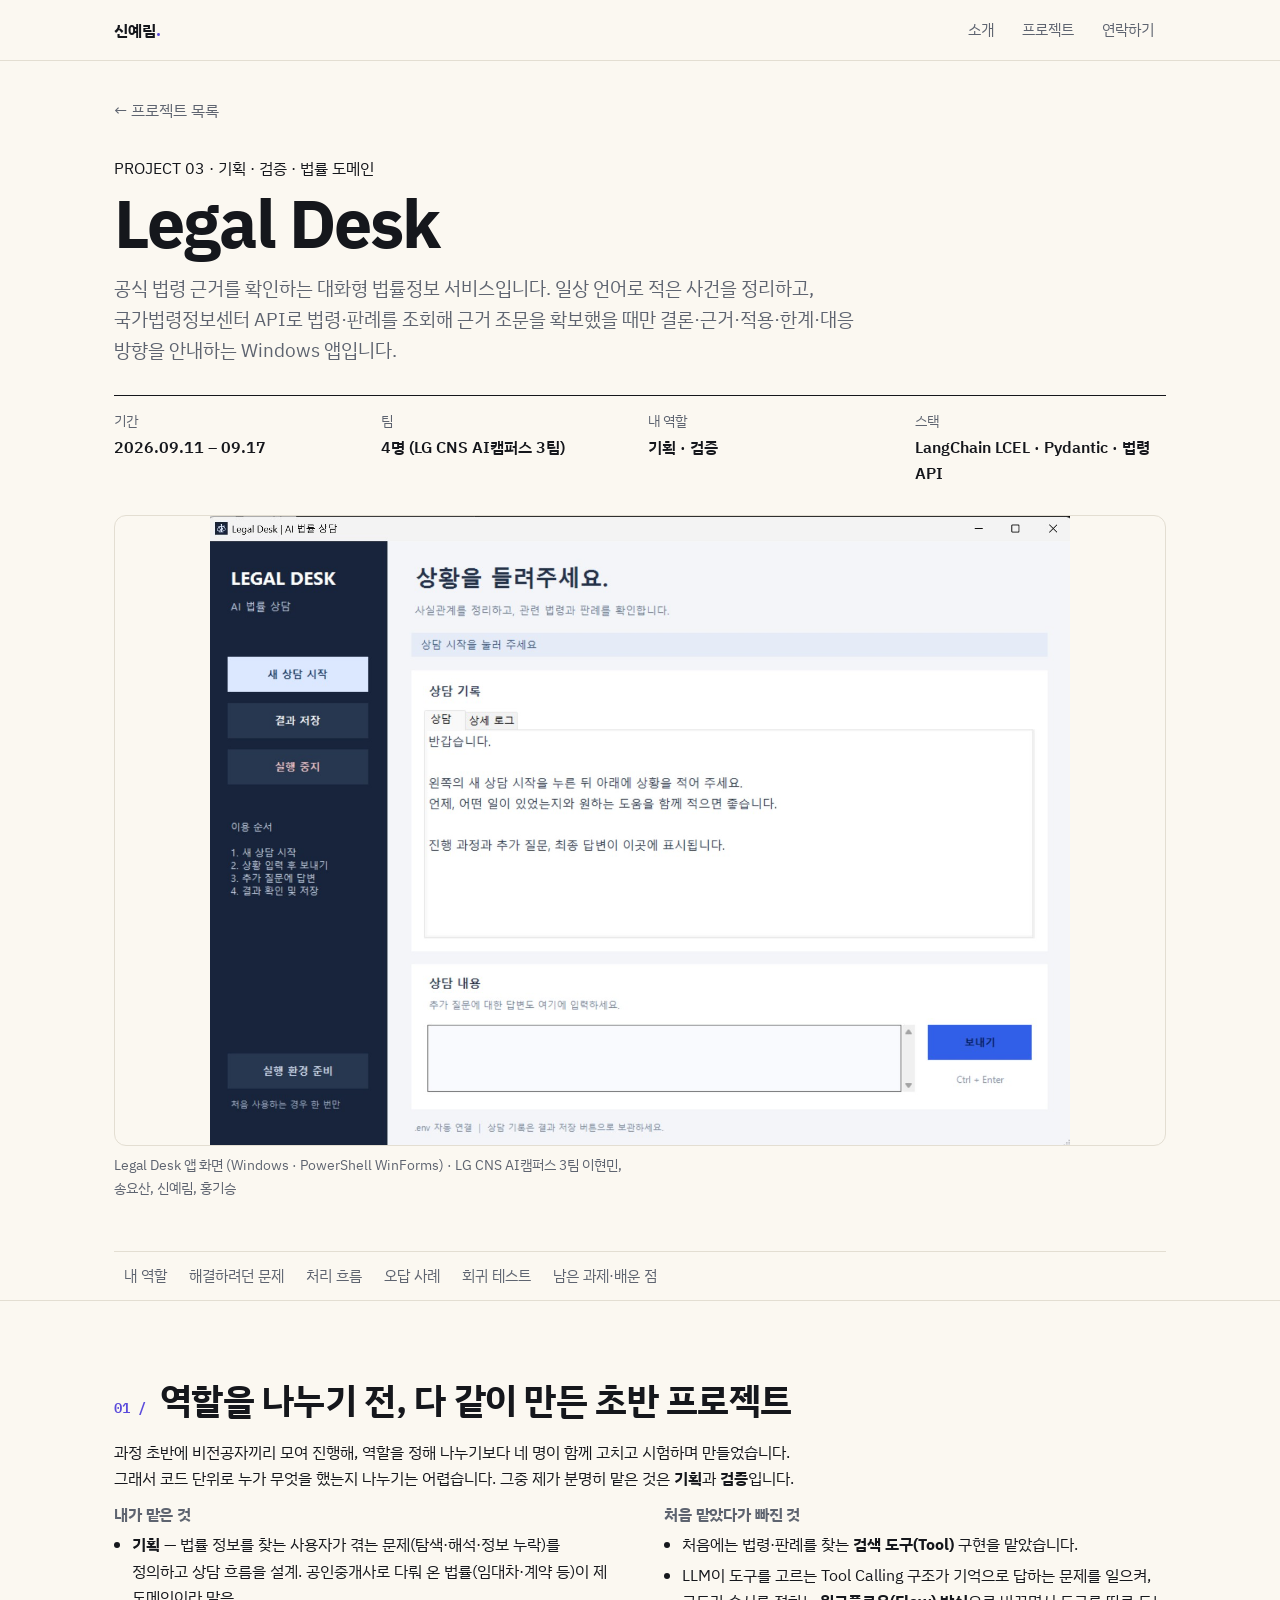
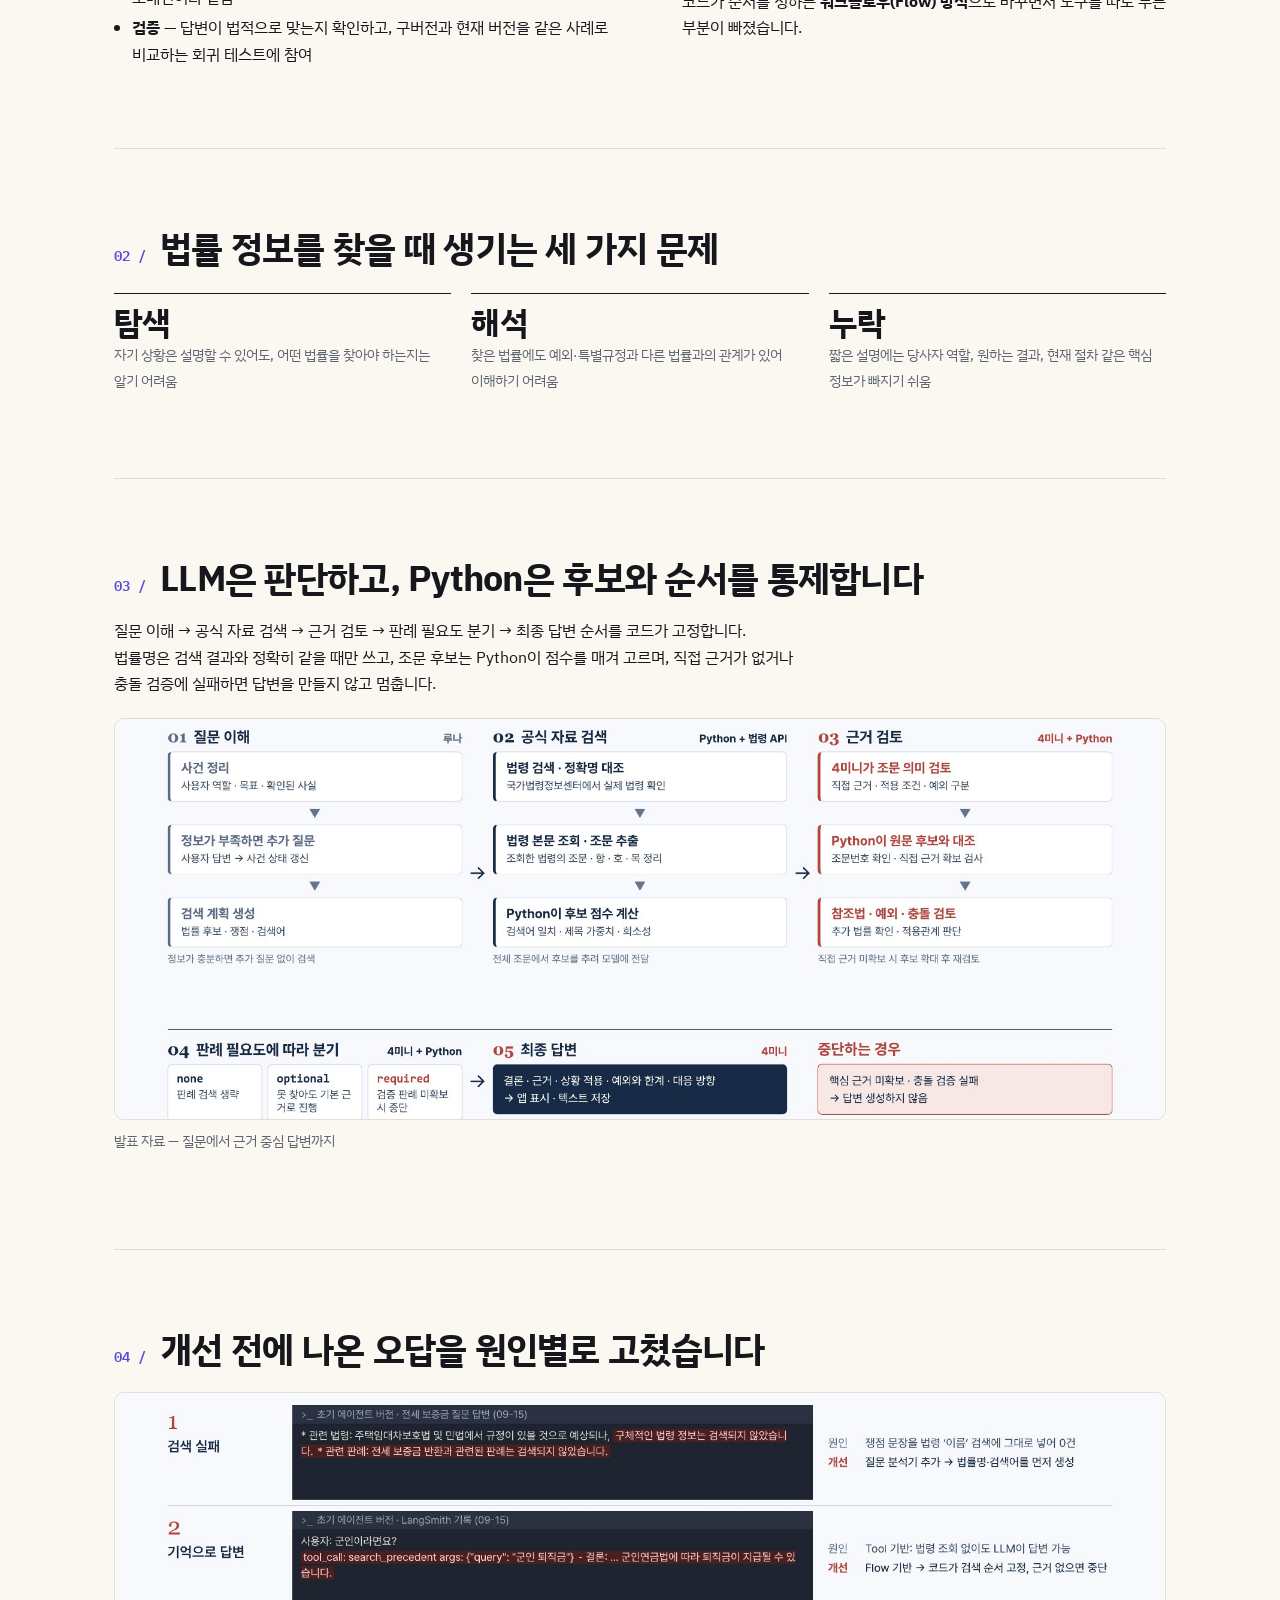
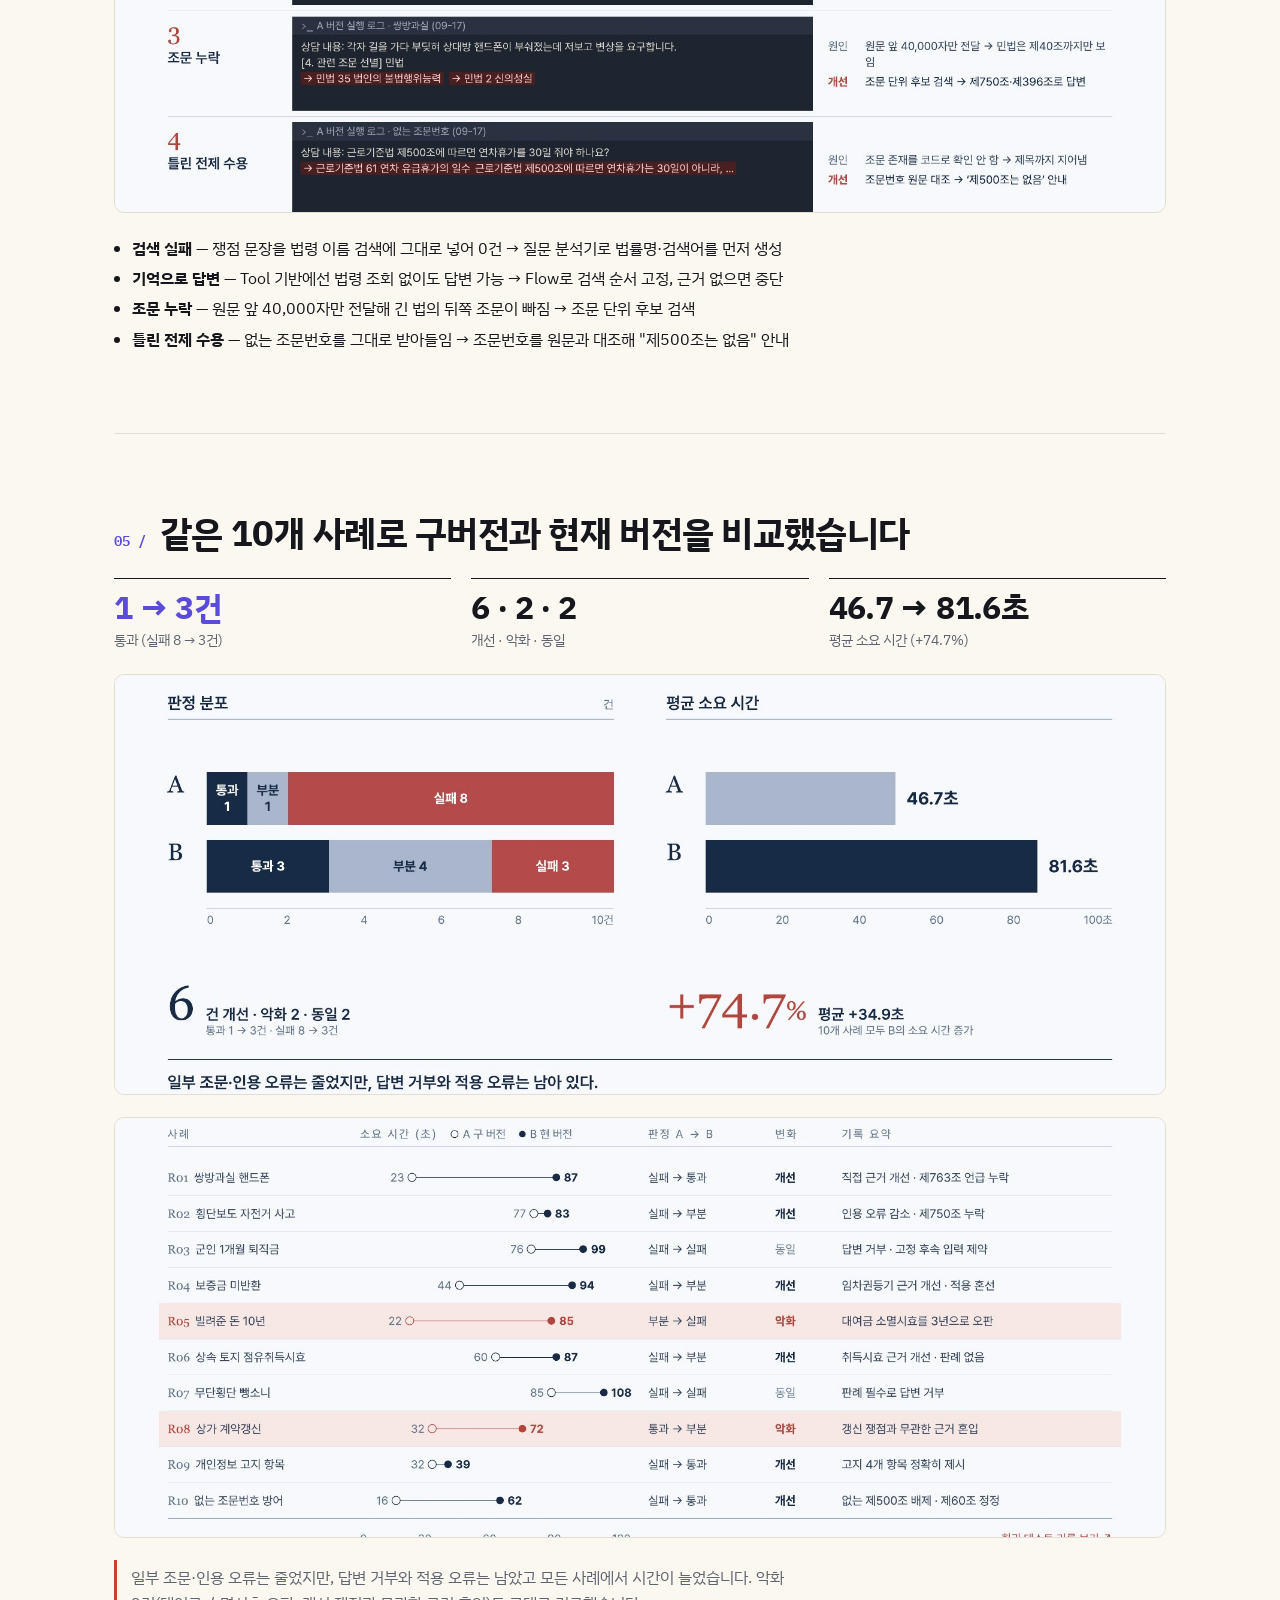
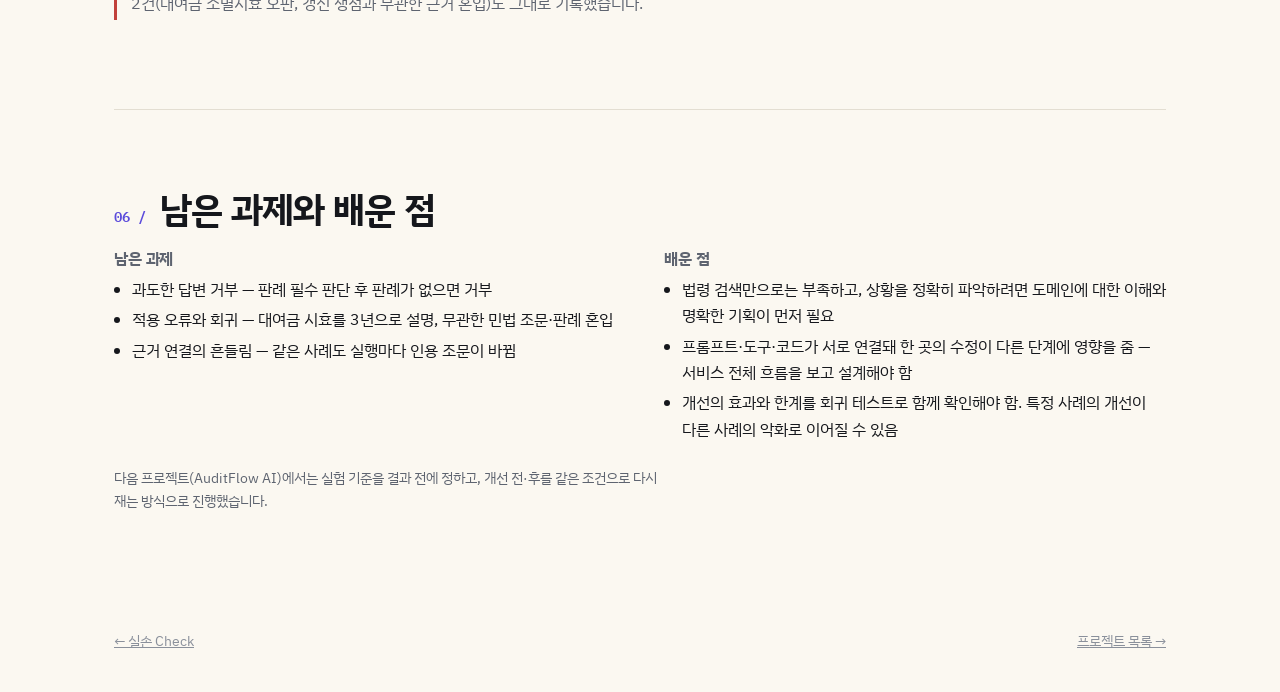
<file: projects/legaldesk.html>
<!DOCTYPE html>
<html lang="ko">
<head>
<meta charset="utf-8">
<meta name="viewport" content="width=device-width, initial-scale=1">
<title>Legal Desk · 신예림</title>
<link rel="preconnect" href="https://fonts.googleapis.com">
<link rel="preconnect" href="https://fonts.gstatic.com" crossorigin>
<link href="https://fonts.googleapis.com/css2?family=IBM+Plex+Mono:wght@500;600&family=IBM+Plex+Sans+KR:wght@400;600;700&display=swap" rel="stylesheet">
<link rel="stylesheet" href="../assets/style.css?v=20261123-5">
</head>
<body>
<a class="skip" href="#main">본문 바로가기</a>
<header class="top">
  <div class="wrap">
    <a class="brand" href="../index.html">신예림<span>.</span></a>
    <nav class="nav" aria-label="주요 메뉴"><a href="../index.html#about">소개</a><a href="../index.html#work">프로젝트</a><a href="../index.html#contact">연락하기</a></nav>
  </div>
</header>

<main id="main">
  <div class="wrap">
    <a class="back" href="../index.html#work">← 프로젝트 목록</a>
    <div class="p-hero">
      <div class="role">PROJECT 03 · 기획 · 검증 · 법률 도메인</div>
      <h1>Legal Desk</h1>
      <p class="lead">공식 법령 근거를 확인하는 대화형 법률정보 서비스입니다. 일상 언어로 적은 사건을 정리하고, 국가법령정보센터 API로 법령·판례를 조회해 근거 조문을 확보했을 때만 결론·근거·적용·한계·대응 방향을 안내하는 Windows 앱입니다.</p>
      <dl class="meta">
        <div><dt>기간</dt><dd>2026.09.11 – 09.17</dd></div>
        <div><dt>팀</dt><dd>4명 (LG CNS AI캠퍼스 3팀)</dd></div>
        <div><dt>내 역할</dt><dd>기획 · 검증</dd></div>
        <div><dt>스택</dt><dd>LangChain LCEL · Pydantic · 법령 API</dd></div>
      </dl>
      <div class="cover"><img src="../assets/img/legal-screen.jpg" alt="Legal Desk Windows 앱 화면 — 새 상담 시작, 상담 기록, 상담 내용 입력" style="width:100%;max-width:860px;margin:0 auto"></div>
      <p class="cover-cap">Legal Desk 앱 화면 (Windows · PowerShell WinForms) · LG CNS AI캠퍼스 3팀 이현민, 송요산, 신예림, 홍기승</p>
    </div>
  </div>

  <nav class="toc" aria-label="이 페이지 목차"><div class="wrap">
    <a href="#role">내 역할</a><a href="#problem">해결하려던 문제</a><a href="#flow">처리 흐름</a><a href="#errors">오답 사례</a><a href="#regression">회귀 테스트</a><a href="#lesson">남은 과제·배운 점</a>
  </div></nav>

  <div class="wrap">
    <section class="case" id="role">
      <div class="sec-head"><span class="sec-no">01 /</span><h2>역할을 나누기 전, 다 같이 만든 초반 프로젝트</h2></div>
      <p>과정 초반에 비전공자끼리 모여 진행해, 역할을 정해 나누기보다 네 명이 함께 고치고 시험하며 만들었습니다. 그래서 코드 단위로 누가 무엇을 했는지 나누기는 어렵습니다. 그중 제가 분명히 맡은 것은 <b>기획</b>과 <b>검증</b>입니다.</p>
      <div class="cols">
        <div><h3>내가 맡은 것</h3><ul class="dots"><li><b>기획</b> — 법률 정보를 찾는 사용자가 겪는 문제(탐색·해석·정보 누락)를 정의하고 상담 흐름을 설계. 공인중개사로 다뤄 온 법률(임대차·계약 등)이 제 도메인이라 맡음</li><li><b>검증</b> — 답변이 법적으로 맞는지 확인하고, 구버전과 현재 버전을 같은 사례로 비교하는 회귀 테스트에 참여</li></ul></div>
        <div><h3>처음 맡았다가 빠진 것</h3><ul class="dots"><li>처음에는 법령·판례를 찾는 <b>검색 도구(Tool)</b> 구현을 맡았습니다.</li><li>LLM이 도구를 고르는 Tool Calling 구조가 기억으로 답하는 문제를 일으켜, 코드가 순서를 정하는 <b>워크플로우(Flow) 방식</b>으로 바꾸면서 도구를 따로 두는 부분이 빠졌습니다.</li></ul></div>
      </div>
    </section>

    <section class="case" id="problem">
      <div class="sec-head"><span class="sec-no">02 /</span><h2>법률 정보를 찾을 때 생기는 세 가지 문제</h2></div>
      <div class="facts">
        <div><b>탐색</b><span>자기 상황은 설명할 수 있어도, 어떤 법률을 찾아야 하는지는 알기 어려움</span></div>
        <div><b>해석</b><span>찾은 법률에도 예외·특별규정과 다른 법률과의 관계가 있어 이해하기 어려움</span></div>
        <div><b>누락</b><span>짧은 설명에는 당사자 역할, 원하는 결과, 현재 절차 같은 핵심 정보가 빠지기 쉬움</span></div>
      </div>
    </section>

    <section class="case" id="flow">
      <div class="sec-head"><span class="sec-no">03 /</span><h2>LLM은 판단하고, Python은 후보와 순서를 통제합니다</h2></div>
      <p>질문 이해 → 공식 자료 검색 → 근거 검토 → 판례 필요도 분기 → 최종 답변 순서를 코드가 고정합니다. 법률명은 검색 결과와 정확히 같을 때만 쓰고, 조문 후보는 Python이 점수를 매겨 고르며, 직접 근거가 없거나 충돌 검증에 실패하면 답변을 만들지 않고 멈춥니다.</p>
      <div class="fig"><img src="../assets/img/ld-flow.jpg" alt="질문 이해, 공식 자료 검색, 근거 검토, 판례 필요도 분기, 최종 답변, 중단 조건을 보여 주는 흐름도" loading="lazy"></div>
      <p class="figcap">발표 자료 — 질문에서 근거 중심 답변까지</p>
    </section>

    <section class="case" id="errors">
      <div class="sec-head"><span class="sec-no">04 /</span><h2>개선 전에 나온 오답을 원인별로 고쳤습니다</h2></div>
      <div class="fig"><img src="../assets/img/ld-errors.jpg" alt="검색 실패, 기억으로 답변, 조문 누락, 틀린 전제 수용 네 가지 오답 사례와 원인·개선" loading="lazy"></div>
      <ul class="dots">
        <li><b>검색 실패</b> — 쟁점 문장을 법령 이름 검색에 그대로 넣어 0건 → 질문 분석기로 법률명·검색어를 먼저 생성</li>
        <li><b>기억으로 답변</b> — Tool 기반에선 법령 조회 없이도 답변 가능 → Flow로 검색 순서 고정, 근거 없으면 중단</li>
        <li><b>조문 누락</b> — 원문 앞 40,000자만 전달해 긴 법의 뒤쪽 조문이 빠짐 → 조문 단위 후보 검색</li>
        <li><b>틀린 전제 수용</b> — 없는 조문번호를 그대로 받아들임 → 조문번호를 원문과 대조해 "제500조는 없음" 안내</li>
      </ul>
    </section>

    <section class="case" id="regression">
      <div class="sec-head"><span class="sec-no">05 /</span><h2>같은 10개 사례로 구버전과 현재 버전을 비교했습니다</h2></div>
      <div class="facts">
        <div class="acc"><b>1 → 3건</b><span>통과 (실패 8 → 3건)</span></div>
        <div><b>6 · 2 · 2</b><span>개선 · 악화 · 동일</span></div>
        <div><b>46.7 → 81.6초</b><span>평균 소요 시간 (+74.7%)</span></div>
      </div>
      <div class="fig"><img src="../assets/img/ld-regression.jpg" alt="A와 B 버전의 판정 분포(통과·부분·실패)와 평균 소요 시간 비교" loading="lazy"></div>
      <div class="fig"><img src="../assets/img/ld-cases.jpg" alt="사례 10개별 소요 시간과 판정 변화. 개선 6, 악화 2(빌려준 돈 10년, 상가 계약갱신), 동일 2" loading="lazy"></div>
      <p class="note">일부 조문·인용 오류는 줄었지만, 답변 거부와 적용 오류는 남았고 모든 사례에서 시간이 늘었습니다. 악화 2건(대여금 소멸시효 오판, 갱신 쟁점과 무관한 근거 혼입)도 그대로 기록했습니다.</p>
    </section>

    <section class="case" id="lesson" style="border-bottom:0">
      <div class="sec-head"><span class="sec-no">06 /</span><h2>남은 과제와 배운 점</h2></div>
      <div class="cols">
        <div><h3>남은 과제</h3><ul class="dots"><li>과도한 답변 거부 — 판례 필수 판단 후 판례가 없으면 거부</li><li>적용 오류와 회귀 — 대여금 시효를 3년으로 설명, 무관한 민법 조문·판례 혼입</li><li>근거 연결의 흔들림 — 같은 사례도 실행마다 인용 조문이 바뀜</li></ul></div>
        <div><h3>배운 점</h3><ul class="dots"><li>법령 검색만으로는 부족하고, 상황을 정확히 파악하려면 도메인에 대한 이해와 명확한 기획이 먼저 필요</li><li>프롬프트·도구·코드가 서로 연결돼 한 곳의 수정이 다른 단계에 영향을 줌 — 서비스 전체 흐름을 보고 설계해야 함</li><li>개선의 효과와 한계를 회귀 테스트로 함께 확인해야 함. 특정 사례의 개선이 다른 사례의 악화로 이어질 수 있음</li></ul></div>
      </div>
      <p class="muted small" style="margin-top:20px">다음 프로젝트(AuditFlow AI)에서는 실험 기준을 결과 전에 정하고, 개선 전·후를 같은 조건으로 다시 재는 방식으로 진행했습니다.</p>
    </section>
  </div>
</main>
<footer><div class="wrap"><a href="silson.html">← 실손 Check</a><a href="../index.html#work">프로젝트 목록 →</a></div></footer>
</body>
</html>
</file>
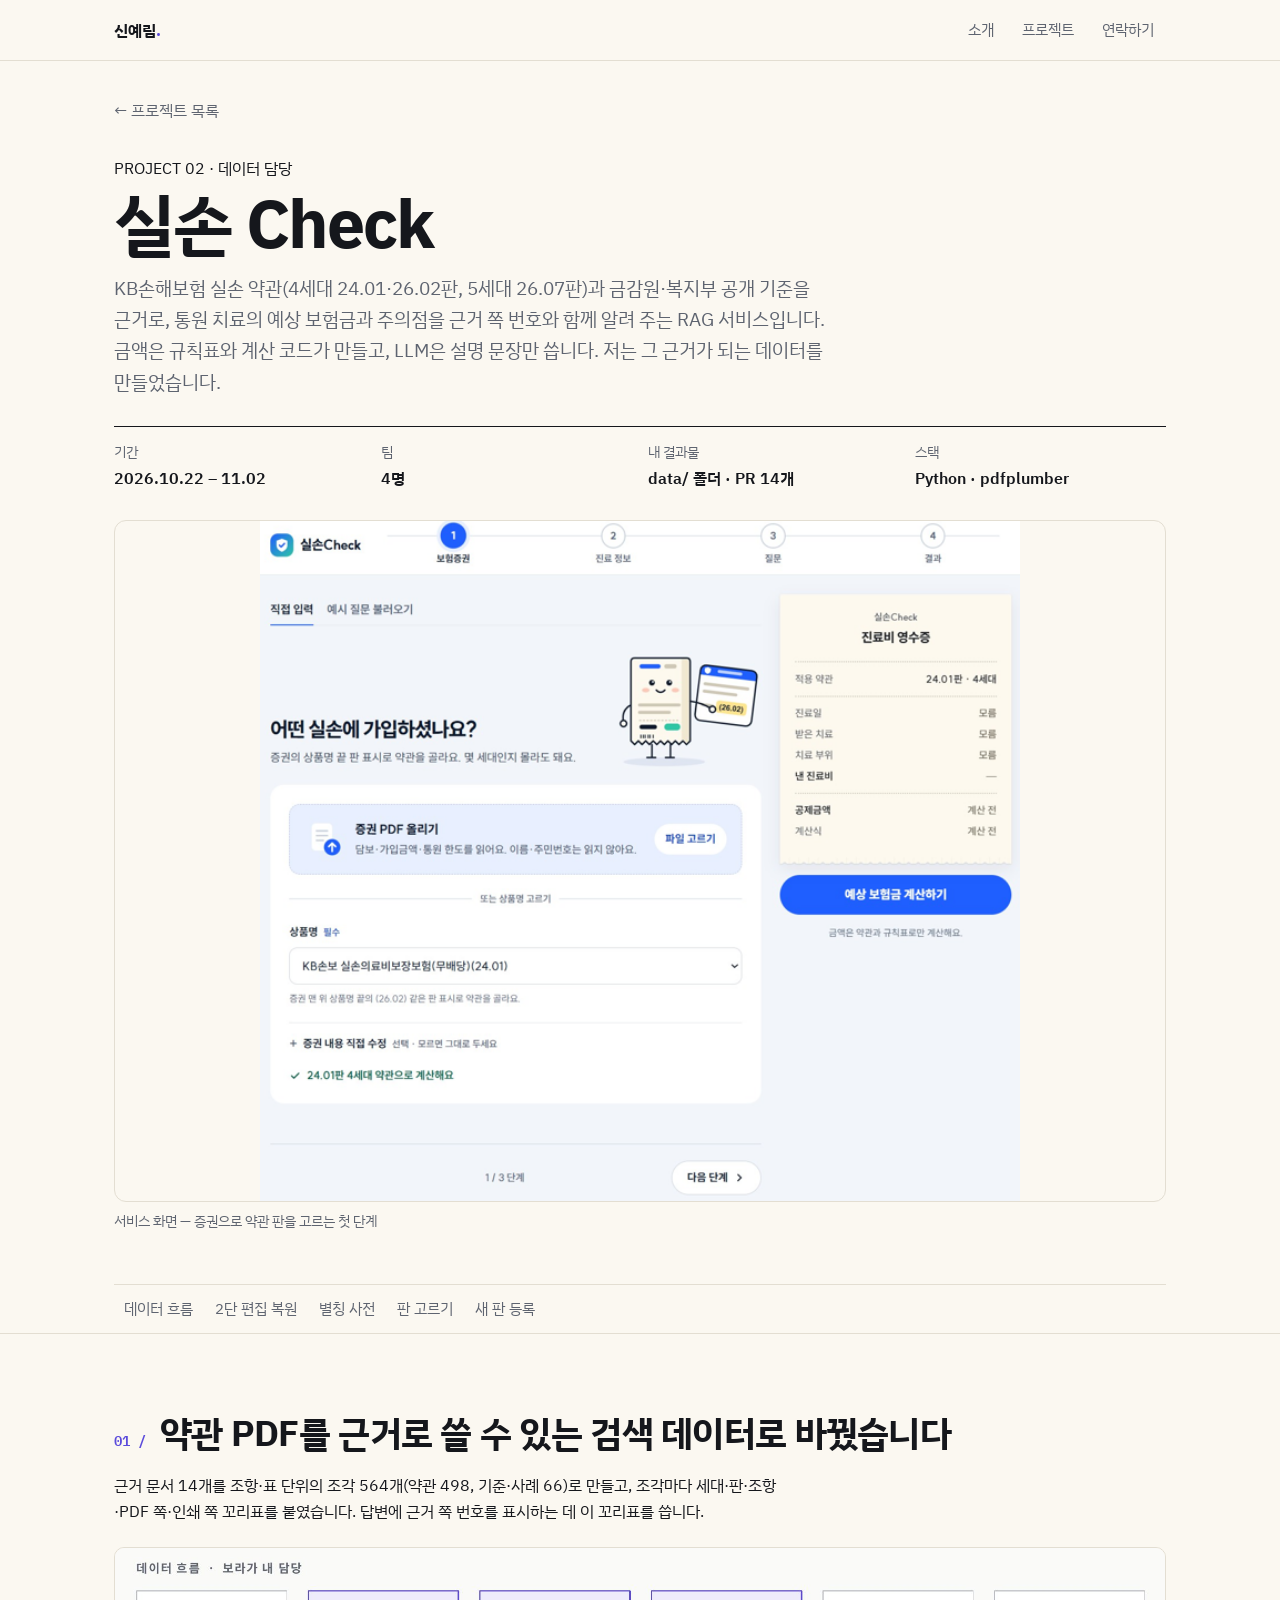
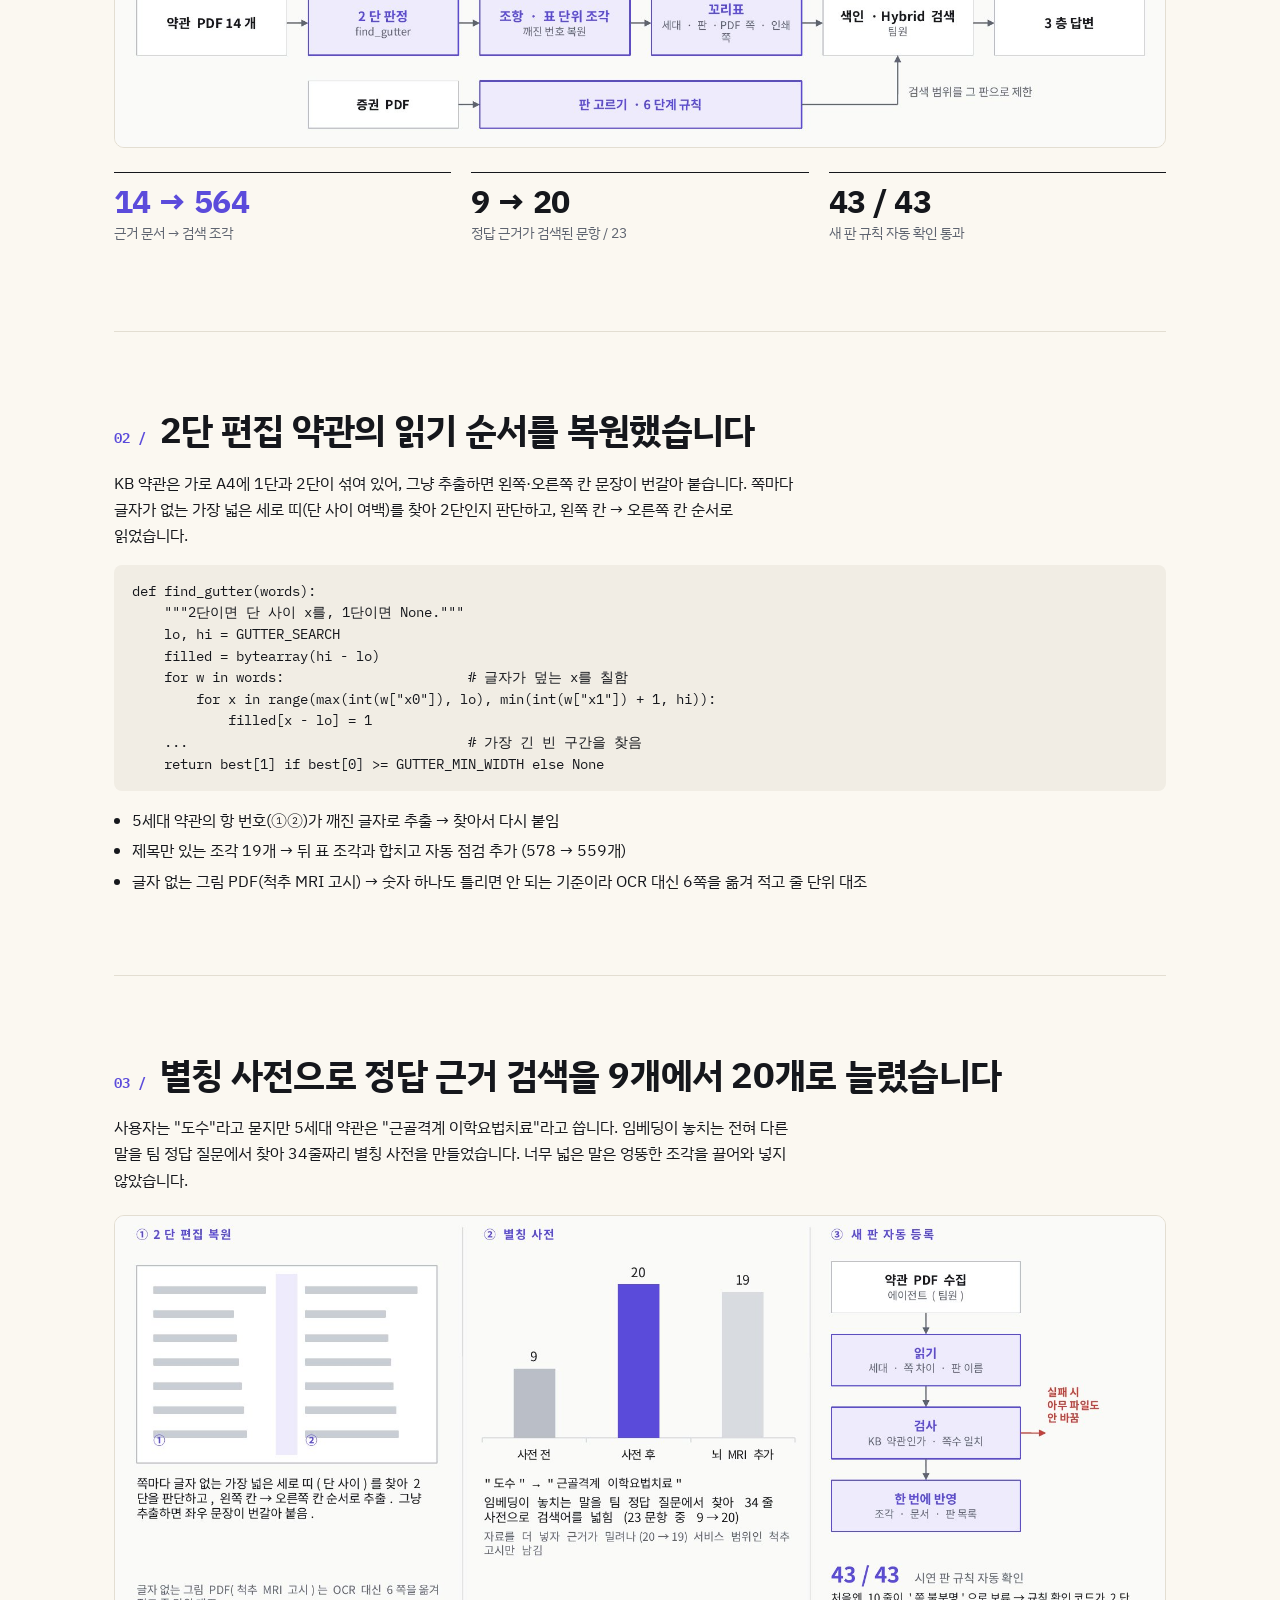
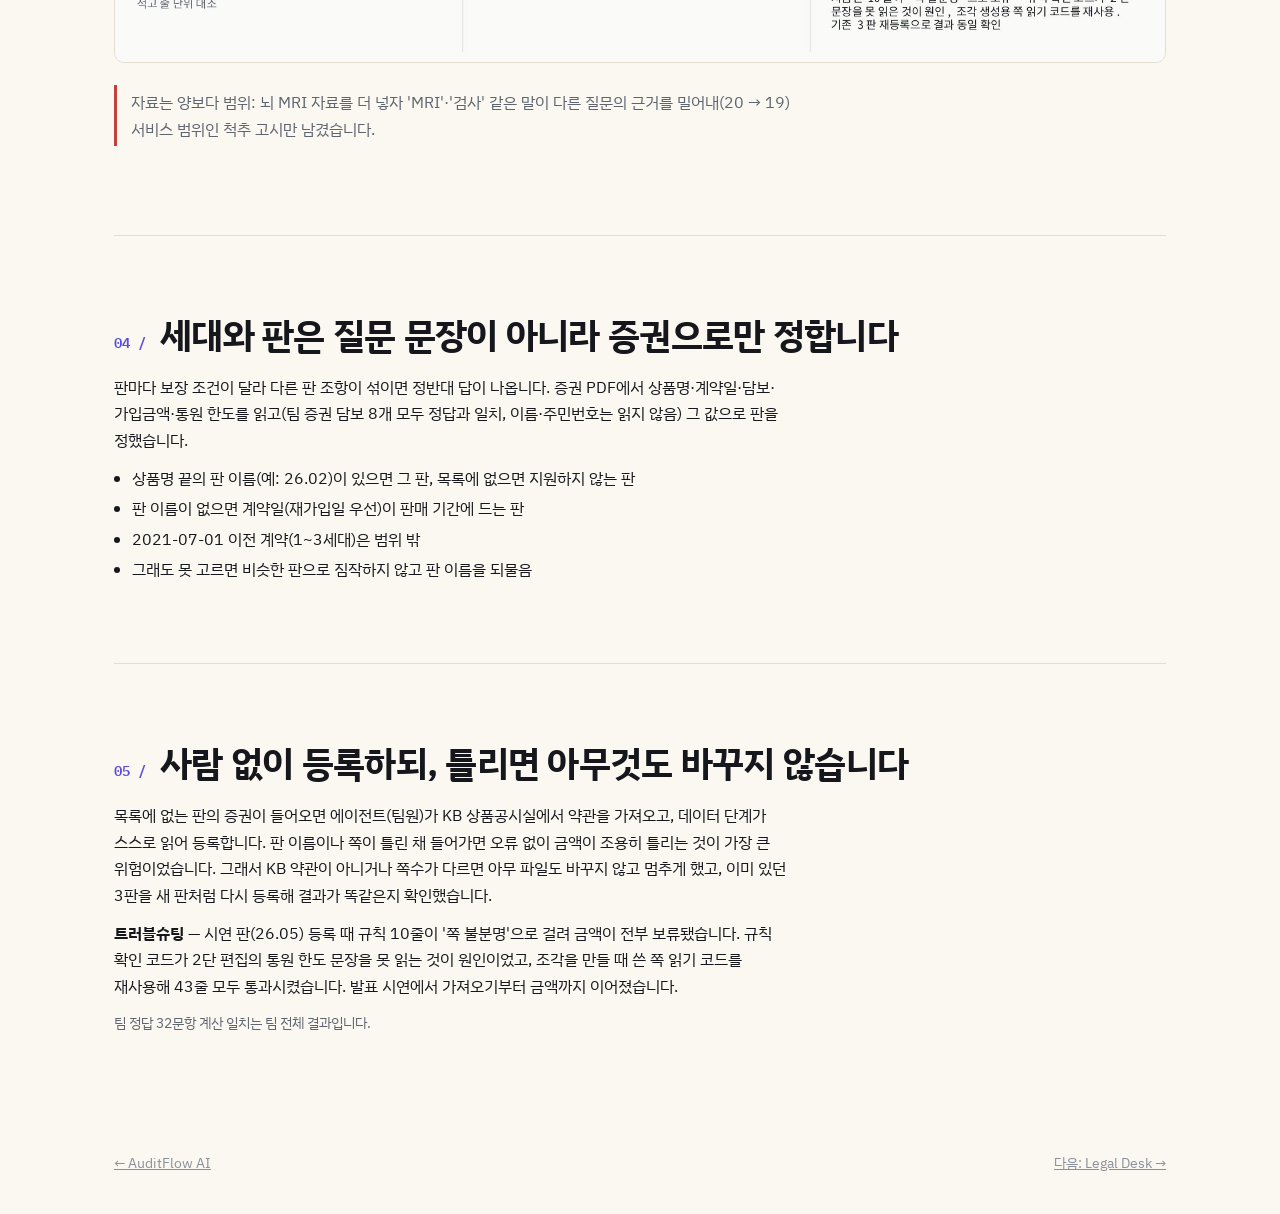
<file: projects/silson.html>
<!DOCTYPE html>
<html lang="ko">
<head>
<meta charset="utf-8">
<meta name="viewport" content="width=device-width, initial-scale=1">
<title>실손 Check · 신예림</title>
<link rel="preconnect" href="https://fonts.googleapis.com">
<link rel="preconnect" href="https://fonts.gstatic.com" crossorigin>
<link href="https://fonts.googleapis.com/css2?family=IBM+Plex+Mono:wght@500;600&family=IBM+Plex+Sans+KR:wght@400;600;700&display=swap" rel="stylesheet">
<link rel="stylesheet" href="../assets/style.css?v=20261123-5">
</head>
<body>
<a class="skip" href="#main">본문 바로가기</a>
<header class="top">
  <div class="wrap">
    <a class="brand" href="../index.html">신예림<span>.</span></a>
    <nav class="nav" aria-label="주요 메뉴"><a href="../index.html#about">소개</a><a href="../index.html#work">프로젝트</a><a href="../index.html#contact">연락하기</a></nav>
  </div>
</header>

<main id="main">
  <div class="wrap">
    <a class="back" href="../index.html#work">← 프로젝트 목록</a>
    <div class="p-hero">
      <div class="role">PROJECT 02 · 데이터 담당</div>
      <h1>실손 Check</h1>
      <p class="lead">KB손해보험 실손 약관(4세대 24.01·26.02판, 5세대 26.07판)과 금감원·복지부 공개 기준을 근거로, 통원 치료의 예상 보험금과 주의점을 근거 쪽 번호와 함께 알려 주는 RAG 서비스입니다. 금액은 규칙표와 계산 코드가 만들고, LLM은 설명 문장만 씁니다. 저는 그 근거가 되는 데이터를 만들었습니다.</p>
      <dl class="meta">
        <div><dt>기간</dt><dd>2026.10.22 – 11.02</dd></div>
        <div><dt>팀</dt><dd>4명</dd></div>
        <div><dt>내 결과물</dt><dd>data/ 폴더 · PR 14개</dd></div>
        <div><dt>스택</dt><dd>Python · pdfplumber</dd></div>
      </dl>
      <div class="cover"><img src="../assets/img/silson-screen.png" alt="실손Check 화면 — 보험증권 단계: 증권 PDF 올리기, 상품명 고르기, 24.01판 4세대 약관으로 계산한다는 안내" style="width:100%;max-width:760px;margin:0 auto"></div>
      <p class="cover-cap">서비스 화면 — 증권으로 약관 판을 고르는 첫 단계</p>
    </div>
  </div>

  <nav class="toc" aria-label="이 페이지 목차"><div class="wrap">
    <a href="#flow">데이터 흐름</a><a href="#pdf">2단 편집 복원</a><a href="#alias">별칭 사전</a><a href="#version">판 고르기</a><a href="#register">새 판 등록</a>
  </div></nav>

  <div class="wrap">
    <section class="case" id="flow">
      <div class="sec-head"><span class="sec-no">01 /</span><h2>약관 PDF를 근거로 쓸 수 있는 검색 데이터로 바꿨습니다</h2></div>
      <p>근거 문서 14개를 조항·표 단위의 조각 564개(약관 498, 기준·사례 66)로 만들고, 조각마다 세대·판·조항·PDF 쪽·인쇄 쪽 꼬리표를 붙였습니다. 답변에 근거 쪽 번호를 표시하는 데 이 꼬리표를 씁니다.</p>
      <div class="fig"><img src="../assets/img/sc-pipeline.jpg" alt="약관 PDF 14개에서 2단 판정, 조각, 꼬리표, 색인, 3층 답변으로 이어지는 흐름과 증권 PDF에서 판 고르기로 이어지는 갈래" loading="lazy"></div>
      <div class="facts">
        <div class="acc"><b>14 → 564</b><span>근거 문서 → 검색 조각</span></div>
        <div><b>9 → 20</b><span>정답 근거가 검색된 문항 / 23</span></div>
        <div><b>43 / 43</b><span>새 판 규칙 자동 확인 통과</span></div>
      </div>
    </section>

    <section class="case" id="pdf">
      <div class="sec-head"><span class="sec-no">02 /</span><h2>2단 편집 약관의 읽기 순서를 복원했습니다</h2></div>
      <p>KB 약관은 가로 A4에 1단과 2단이 섞여 있어, 그냥 추출하면 왼쪽·오른쪽 칸 문장이 번갈아 붙습니다. 쪽마다 글자가 없는 가장 넓은 세로 띠(단 사이 여백)를 찾아 2단인지 판단하고, 왼쪽 칸 → 오른쪽 칸 순서로 읽었습니다.</p>
      <pre>def find_gutter(words):
    """2단이면 단 사이 x를, 1단이면 None."""
    lo, hi = GUTTER_SEARCH
    filled = bytearray(hi - lo)
    for w in words:                       # 글자가 덮는 x를 칠함
        for x in range(max(int(w["x0"]), lo), min(int(w["x1"]) + 1, hi)):
            filled[x - lo] = 1
    ...                                   # 가장 긴 빈 구간을 찾음
    return best[1] if best[0] >= GUTTER_MIN_WIDTH else None</pre>
      <ul class="dots"><li>5세대 약관의 항 번호(①②)가 깨진 글자로 추출 → 찾아서 다시 붙임</li><li>제목만 있는 조각 19개 → 뒤 표 조각과 합치고 자동 점검 추가 (578 → 559개)</li><li>글자 없는 그림 PDF(척추 MRI 고시) → 숫자 하나도 틀리면 안 되는 기준이라 OCR 대신 6쪽을 옮겨 적고 줄 단위 대조</li></ul>
    </section>

    <section class="case" id="alias">
      <div class="sec-head"><span class="sec-no">03 /</span><h2>별칭 사전으로 정답 근거 검색을 9개에서 20개로 늘렸습니다</h2></div>
      <p>사용자는 "도수"라고 묻지만 5세대 약관은 "근골격계 이학요법치료"라고 씁니다. 임베딩이 놓치는 전혀 다른 말을 팀 정답 질문에서 찾아 34줄짜리 별칭 사전을 만들었습니다. 너무 넓은 말은 엉뚱한 조각을 끌어와 넣지 않았습니다.</p>
      <div class="fig"><img src="../assets/img/sc-key.jpg" alt="2단 편집 그림, 별칭 사전 전후 정답 근거 검색 9, 20, 19 막대, 새 판 자동 등록 흐름" loading="lazy"></div>
      <p class="note">자료는 양보다 범위: 뇌 MRI 자료를 더 넣자 'MRI'·'검사' 같은 말이 다른 질문의 근거를 밀어내(20 → 19) 서비스 범위인 척추 고시만 남겼습니다.</p>
    </section>

    <section class="case" id="version">
      <div class="sec-head"><span class="sec-no">04 /</span><h2>세대와 판은 질문 문장이 아니라 증권으로만 정합니다</h2></div>
      <p>판마다 보장 조건이 달라 다른 판 조항이 섞이면 정반대 답이 나옵니다. 증권 PDF에서 상품명·계약일·담보·가입금액·통원 한도를 읽고(팀 증권 담보 8개 모두 정답과 일치, 이름·주민번호는 읽지 않음) 그 값으로 판을 정했습니다.</p>
      <ul class="dots"><li>상품명 끝의 판 이름(예: 26.02)이 있으면 그 판, 목록에 없으면 지원하지 않는 판</li><li>판 이름이 없으면 계약일(재가입일 우선)이 판매 기간에 드는 판</li><li>2021-07-01 이전 계약(1~3세대)은 범위 밖</li><li>그래도 못 고르면 비슷한 판으로 짐작하지 않고 판 이름을 되물음</li></ul>
    </section>

    <section class="case" id="register" style="border-bottom:0">
      <div class="sec-head"><span class="sec-no">05 /</span><h2>사람 없이 등록하되, 틀리면 아무것도 바꾸지 않습니다</h2></div>
      <p>목록에 없는 판의 증권이 들어오면 에이전트(팀원)가 KB 상품공시실에서 약관을 가져오고, 데이터 단계가 스스로 읽어 등록합니다. 판 이름이나 쪽이 틀린 채 들어가면 오류 없이 금액이 조용히 틀리는 것이 가장 큰 위험이었습니다. 그래서 KB 약관이 아니거나 쪽수가 다르면 아무 파일도 바꾸지 않고 멈추게 했고, 이미 있던 3판을 새 판처럼 다시 등록해 결과가 똑같은지 확인했습니다.</p>
      <p><b>트러블슈팅</b> — 시연 판(26.05) 등록 때 규칙 10줄이 '쪽 불분명'으로 걸려 금액이 전부 보류됐습니다. 규칙 확인 코드가 2단 편집의 통원 한도 문장을 못 읽는 것이 원인이었고, 조각을 만들 때 쓴 쪽 읽기 코드를 재사용해 43줄 모두 통과시켰습니다. 발표 시연에서 가져오기부터 금액까지 이어졌습니다.</p>
      <p class="muted small">팀 정답 32문항 계산 일치는 팀 전체 결과입니다.</p>
    </section>
  </div>
</main>
<footer><div class="wrap"><a href="auditflow.html">← AuditFlow AI</a><a href="legaldesk.html">다음: Legal Desk →</a></div></footer>
</body>
</html>
</file>
<file: assets/style.css>
/*
HERO    밝은 바탕 + 보라 포인트(이름, 원, 버튼, 아이콘)
VOICE   차분한 엔지니어링 보고서. 꾸밈보다 근거(그림·코드·수치)가 먼저 보이게
IDEA    설계 문서와 프로젝트 쇼케이스를 합친 한 장짜리 이력 사이트
PICTURE 첫 화면 오른쪽 사진 자리, 프로젝트는 실제 발표 표지와 서비스 화면 썸네일
COLOUR  종이색 바탕 + 먹색 글씨, 강조는 남보라 하나 (PPT 포트폴리오와 같은 체계)
TYPE    IBM Plex Sans KR / IBM Plex Mono, 번호가 붙은 섹션 머리
*/
:root{color-scheme:light;
  --bg:#fbf8f1;--panel:#ffffff;--ink:#15171c;
  --sub:#5e6470;--mute:#8a909b;--rule:#e3ded2;
  --acc:#5b4bdb;--tint:#eeecfc;--bad:#c2413b;
  --dark:#111318;--code:#f1ede4}
*{box-sizing:border-box;min-width:0}
html{scroll-behavior:smooth;scroll-padding-top:72px}
@media(prefers-reduced-motion:reduce){html{scroll-behavior:auto}*{transition:none!important}}
body{margin:0;background:var(--bg);color:var(--ink);font:16px/1.65 "IBM Plex Sans KR","Malgun Gothic",system-ui,sans-serif;overflow-x:clip;word-break:keep-all}
a{color:inherit}
img{max-width:100%;display:block}
code,.mono{font-family:"IBM Plex Mono",ui-monospace,monospace;font-size:.92em;overflow-wrap:anywhere}
.wrap{max-width:1180px;margin:0 auto;padding:0 max(5vw,18px)}
.skip{position:absolute;left:-999px;top:8px;background:var(--acc);color:#fff;padding:8px 14px;border-radius:6px;z-index:20}
.skip:focus{left:12px}
:focus-visible{outline:2px solid var(--acc);outline-offset:3px}

/* top bar */
.top{position:sticky;top:0;z-index:10;background:color-mix(in srgb,var(--bg) 92%,transparent);backdrop-filter:blur(8px);border-bottom:1px solid var(--rule)}
.top .wrap{display:flex;align-items:center;justify-content:space-between;gap:16px;min-height:60px;flex-wrap:wrap}
.brand{font-weight:700;text-decoration:none;letter-spacing:-.01em}
.brand span{color:var(--acc)}
.nav{display:flex;gap:4px;flex-wrap:wrap}
.nav a{text-decoration:none;color:var(--sub);padding:10px 12px;border-radius:6px;font-size:15px}
.nav a:hover{color:var(--ink);background:var(--tint)}

/* sections */
section{padding:clamp(48px,7vw,96px) 0;border-bottom:1px solid var(--rule)}
.sec-head{display:flex;align-items:baseline;gap:14px;margin-bottom:28px;flex-wrap:wrap}
.sec-no{font:600 14px/1 "IBM Plex Mono",monospace;color:var(--acc)}
h2{font-size:clamp(26px,3.2vw,36px);line-height:1.2;margin:0;letter-spacing:-.02em;text-wrap:balance}
h3{font-size:20px;line-height:1.35;margin:0 0 6px;letter-spacing:-.01em}
p{margin:0 0 12px;max-width:68ch}
.lead{font-size:clamp(17px,1.6vw,19px);color:var(--sub)}
.muted{color:var(--sub)}.small{font-size:14px}
.todo{color:var(--bad)}

/* hero — 레퍼런스: 이름 강조, 보라 원 위 사진, 코드 카드, 기술 줄, 아이콘 숫자 */
.hero{padding:clamp(40px,6vw,80px) 0 clamp(36px,5vw,64px);border:0;
  background:var(--bg);}
.hero-grid{display:grid;grid-template-columns:minmax(0,1.15fr) minmax(0,1fr);gap:clamp(28px,5vw,64px);align-items:center}
.pill{display:inline-block;font:600 12.5px/1 "IBM Plex Sans KR",sans-serif;letter-spacing:.08em;color:var(--acc);background:var(--tint);padding:8px 12px;border-radius:6px;margin-bottom:18px}
.hero h1{font-size:clamp(42px,6.2vw,76px);line-height:1.05;margin:0 0 16px;letter-spacing:-.03em}
.hero h1 em{font-style:normal;color:var(--acc)}
.hero .statement{font-size:clamp(20px,2.3vw,28px);line-height:1.45;margin:0 0 12px;font-weight:600}
.btns{display:flex;gap:12px;flex-wrap:wrap;margin:24px 0 30px}
.btn{display:inline-flex;align-items:center;gap:6px;min-height:46px;padding:0 20px;border-radius:8px;border:1.5px solid var(--ink);text-decoration:none;font-weight:600;background:var(--panel)}
.btn.primary{background:var(--acc);border-color:var(--acc);color:#fff}
.btn.primary:hover{filter:brightness(1.08)}
.btn:not(.primary):hover{border-color:var(--acc);color:var(--acc)}
.btn.sm{min-height:38px;padding:0 14px;font-size:14px;margin-left:8px;color:#fff!important}
.tech-label{font:600 12px/1 "IBM Plex Sans KR",sans-serif;letter-spacing:.1em;color:var(--sub);margin:0 0 12px}
.tech{list-style:none;margin:0;padding:0;display:flex;flex-wrap:wrap;gap:10px 16px}
.tech li{display:flex;align-items:center;gap:8px;font-size:14.5px;font-weight:600}
.tech i{font:700 11px/1 "IBM Plex Mono",monospace;font-style:normal;color:#fff;background:var(--c);width:30px;height:30px;border-radius:7px;display:grid;place-items:center}
.visual{position:relative;aspect-ratio:1/1.02;max-width:480px;width:100%;justify-self:end}
.circle{position:absolute;left:7%;top:3%;width:86%;aspect-ratio:1;border-radius:50%;background:radial-gradient(circle at 35% 30%,#8f82ff,var(--acc) 60%,#3f31b8)}
.dotgrid{position:absolute;right:0;top:0;fill:color-mix(in srgb,var(--acc) 55%,transparent)}
.photo{position:absolute;left:22%;right:16%;top:12%;bottom:6%;border:2px dashed rgba(255,255,255,.85);border-radius:16px 16px 0 0;display:grid;place-items:start center;text-align:center;color:#fff;background:rgba(255,255,255,.1);padding:15% 16px 16px}
.photo strong{display:block;font-size:18px;margin-bottom:4px}
.photo .small{color:rgba(255,255,255,.85)}
img.photo{left:13%;top:9%;right:auto;bottom:auto;width:74%;height:auto;aspect-ratio:1;border:6px solid #fff;border-radius:50%;object-fit:cover;object-position:50% 25%;background:#e9e9e9;padding:0;box-shadow:0 14px 34px rgba(40,30,120,.25)}
.codecard{position:absolute;right:-3%;bottom:-6%;width:min(250px,58%);background:#141625;color:#d6dbf0;border:1px solid #33385a;border-radius:10px;box-shadow:0 18px 40px rgba(20,16,60,.28);padding:10px 14px 12px}
.cc-top{display:flex;justify-content:space-between;align-items:center;font:12px/1 "IBM Plex Mono",monospace;color:#9aa0c2;margin-bottom:8px}
.cc-top i{width:8px;height:8px;border-radius:50%;background:#3dd68c}
.codecard pre{margin:0;padding:0;background:none;font:12px/1.6 "IBM Plex Mono",monospace;color:#d6dbf0;overflow:hidden}
.codecard .k{color:#d6dbf0}.codecard .s{color:#8fa6ff}.codecard .v{color:#f0a04b}
.numbers{display:grid;grid-template-columns:repeat(4,minmax(0,1fr));gap:14px;margin-top:clamp(36px,5vw,60px)}
.numbers>div{display:flex;gap:14px;align-items:flex-start;background:var(--panel);border:1px solid var(--rule);border-radius:12px;padding:18px}
.ico{flex:none;width:44px;height:44px;border-radius:10px;background:var(--acc);display:grid;place-items:center}
.ico svg{width:22px;height:22px;fill:none;stroke:#fff;stroke-width:2;stroke-linecap:round;stroke-linejoin:round}
.numbers p{margin:0}
.numbers b{display:block;font-size:clamp(24px,2.6vw,32px);line-height:1.1;letter-spacing:-.02em;white-space:nowrap}
.numbers p span{font-size:13.5px;color:var(--sub);line-height:1.45;display:block;margin-top:4px}

.tags{display:flex;flex-wrap:wrap;gap:6px;padding:0;margin:0;list-style:none}
.tags li{font-size:13.5px;padding:3px 10px;border:1px solid var(--rule);border-radius:999px;color:var(--sub);background:var(--panel)}

/* about */
.traits{display:grid;grid-template-columns:repeat(3,minmax(0,1fr));gap:clamp(20px,3vw,40px);margin:8px 0 48px}
.trait{border-top:1px solid var(--ink);padding-top:14px}
.trait .k{font-weight:700;font-size:22px;margin-bottom:6px}
.trait .k i{font-style:normal;color:var(--acc)}
.skills{width:100%;border-collapse:collapse}
.skills th,.skills td{text-align:left;vertical-align:top;padding:12px 0;border-bottom:1px solid var(--rule)}
.skills th{width:200px;font-weight:700}
.skills td span{color:var(--sub);font-size:14px;display:block}
.skills tr.learn th,.skills tr.learn td{color:var(--mute)}

/* education */
.two{display:grid;grid-template-columns:repeat(2,minmax(0,1fr));gap:clamp(24px,4vw,56px)}
.list{list-style:none;margin:0;padding:0}
.list li{display:grid;grid-template-columns:150px minmax(0,1fr);gap:16px;padding:12px 0;border-bottom:1px solid var(--rule)}
.list .when{color:var(--sub);font-size:14.5px;white-space:nowrap}
.list b{display:block}
.list small{color:var(--sub);font-size:14px}
.cap{font-weight:700;font-size:15px;margin:0 0 4px;color:var(--sub)}

/* projects */
.cards{display:grid;grid-template-columns:repeat(2,minmax(0,1fr));gap:clamp(20px,2.6vw,32px)}
.card{display:flex;flex-direction:column;background:var(--panel);border:1px solid var(--rule);border-radius:12px;overflow:hidden;text-decoration:none;transition:transform .2s,border-color .2s}
a.card:hover{transform:translateY(-3px);border-color:var(--acc)}
.card.wide{grid-column:1/-1;display:grid;grid-template-columns:minmax(0,1.25fr) minmax(0,1fr)}
.thumb{aspect-ratio:16/9;width:100%;object-fit:cover;background:var(--code);border-bottom:1px solid var(--rule)}
.card.wide .thumb{height:100%;object-fit:contain;border-bottom:0;border-right:1px solid var(--rule)}
.card.wide.rev{grid-template-columns:minmax(0,1fr) minmax(0,1.25fr)}
.card.wide.rev .thumb{order:2;border-right:0;border-left:1px solid var(--rule)}
.typo{aspect-ratio:16/6;background:var(--dark);color:#e7e9ee;display:flex;flex-direction:column;justify-content:flex-end;padding:22px 24px}
.typo b{font-size:clamp(30px,4vw,44px);line-height:1;letter-spacing:-.02em}
.typo span{color:#a7adb8;font-size:14px;margin-top:6px}
.body{padding:20px 22px 22px;display:flex;flex-direction:column;gap:8px;flex:1}
.kicker{font-size:13.5px;color:var(--sub);display:flex;justify-content:space-between;gap:10px;flex-wrap:wrap}
.kicker b{color:var(--acc);font-weight:600}
.card .one{color:var(--sub);margin:0}
.card dl{display:grid;grid-template-columns:64px minmax(0,1fr);gap:4px 10px;margin:6px 0 4px;font-size:14.5px}
.card dt{color:var(--sub)}.card dd{margin:0}
.more{margin-top:auto;padding-top:8px;font-weight:600;color:var(--acc)}
.count{margin-top:18px;color:var(--sub);font-size:14.5px}

/* contact */
.contact{display:grid;grid-template-columns:minmax(0,1fr) minmax(0,1fr);gap:clamp(24px,4vw,56px);align-items:start}
.contact dl{display:grid;grid-template-columns:90px minmax(0,1fr);gap:12px 14px;margin:0;font-size:17px}
.contact dt{color:var(--sub)}.contact dd{margin:0}
.files{list-style:none;margin:0;padding:0;border-top:1px solid var(--ink)}
.files a{display:flex;justify-content:space-between;align-items:center;gap:12px;padding:16px 4px;border-bottom:1px solid var(--rule);text-decoration:none;min-height:44px}
.files a:hover{color:var(--acc)}
.files small{color:var(--sub)}
footer{padding:28px 0 40px;color:var(--mute);font-size:14px}
footer .wrap{display:flex;justify-content:space-between;gap:12px;flex-wrap:wrap}

/* project detail */
.back{display:inline-block;margin:28px 0 0;text-decoration:none;color:var(--sub);padding:8px 0}
.back:hover{color:var(--acc)}
.p-hero{padding:24px 0 40px;border-bottom:1px solid var(--rule)}
.p-hero h1{font-size:clamp(40px,6vw,68px);line-height:1.04;margin:6px 0 14px;letter-spacing:-.03em}
.meta{display:grid;grid-template-columns:repeat(4,minmax(0,1fr));gap:16px;margin:28px 0;border-top:1px solid var(--ink);padding-top:14px}
.meta dt{font-size:13.5px;color:var(--sub)}.meta dd{margin:2px 0 0;font-weight:600}
.cover{border-radius:12px;border:1px solid var(--rule);overflow:hidden}
.cover-cap{font-size:13.5px;color:var(--sub);margin-top:8px}
.toc{position:sticky;top:61px;z-index:5;background:var(--bg);border-bottom:1px solid var(--rule)}
.toc .wrap{display:flex;gap:2px;overflow-x:auto;scrollbar-width:thin}
.toc a{flex:none;text-decoration:none;color:var(--sub);padding:12px 10px;font-size:14.5px;white-space:nowrap}
.toc a:hover{color:var(--acc)}
@media(max-width:900px){.toc{position:static}}
.case{padding:clamp(44px,6vw,80px) 0}
.case .sec-head{margin-bottom:18px}
.fig{margin:22px 0 22px;background:#fff;border:1px solid var(--rule);border-radius:10px;overflow:hidden}
.fig img{width:100%}
.figcap{font-size:13.5px;color:var(--sub);margin:-12px 0 20px}
.facts{display:grid;grid-template-columns:repeat(3,minmax(0,1fr));gap:20px;margin:24px 0 8px}
.facts div{border-top:1px solid var(--ink);padding-top:10px}
.facts b{display:block;font-size:clamp(24px,3vw,32px);line-height:1.15;letter-spacing:-.02em;white-space:nowrap}
.facts .acc b{color:var(--acc)}
.facts span{font-size:14px;color:var(--sub)}
.cols{display:grid;grid-template-columns:repeat(2,minmax(0,1fr));gap:clamp(20px,4vw,48px)}
.cols h3{font-size:16px;color:var(--sub);font-weight:700}
ul.dots{margin:0;padding-left:1.1em}
ul.dots li{margin:4px 0}
pre{background:var(--code);padding:16px 18px;border-radius:8px;overflow-x:auto;font:13.5px/1.6 "IBM Plex Mono",monospace;margin:16px 0}
.note{border-left:3px solid var(--bad);padding:4px 0 4px 14px;color:var(--sub)}

@media(max-width:860px){
  .hero-grid{grid-template-columns:minmax(0,1fr)}
  .visual{justify-self:center;max-width:400px}
  .numbers{grid-template-columns:repeat(2,minmax(0,1fr))}
  .traits,.facts{grid-template-columns:minmax(0,1fr)}
  .two,.contact,.cols{grid-template-columns:minmax(0,1fr)}
  .cards{grid-template-columns:minmax(0,1fr)}
  .card.wide{grid-template-columns:minmax(0,1fr)}
  .card.wide,.card.wide.rev{grid-template-columns:minmax(0,1fr)}
  .card.wide .thumb,.card.wide.rev .thumb{order:0;height:auto;border:0;border-bottom:1px solid var(--rule)}
  .meta{grid-template-columns:repeat(2,minmax(0,1fr))}
}
@media(max-width:560px){
  .numbers{grid-template-columns:minmax(0,1fr)}
  .btn.sm{display:none}
  .list li{grid-template-columns:minmax(0,1fr);gap:2px}
  .skills th{width:auto;display:block;padding-bottom:0;border:0}
  .skills td{display:block;padding-top:2px}
  .nav a{padding:10px 8px;font-size:14px}
}
</file>
